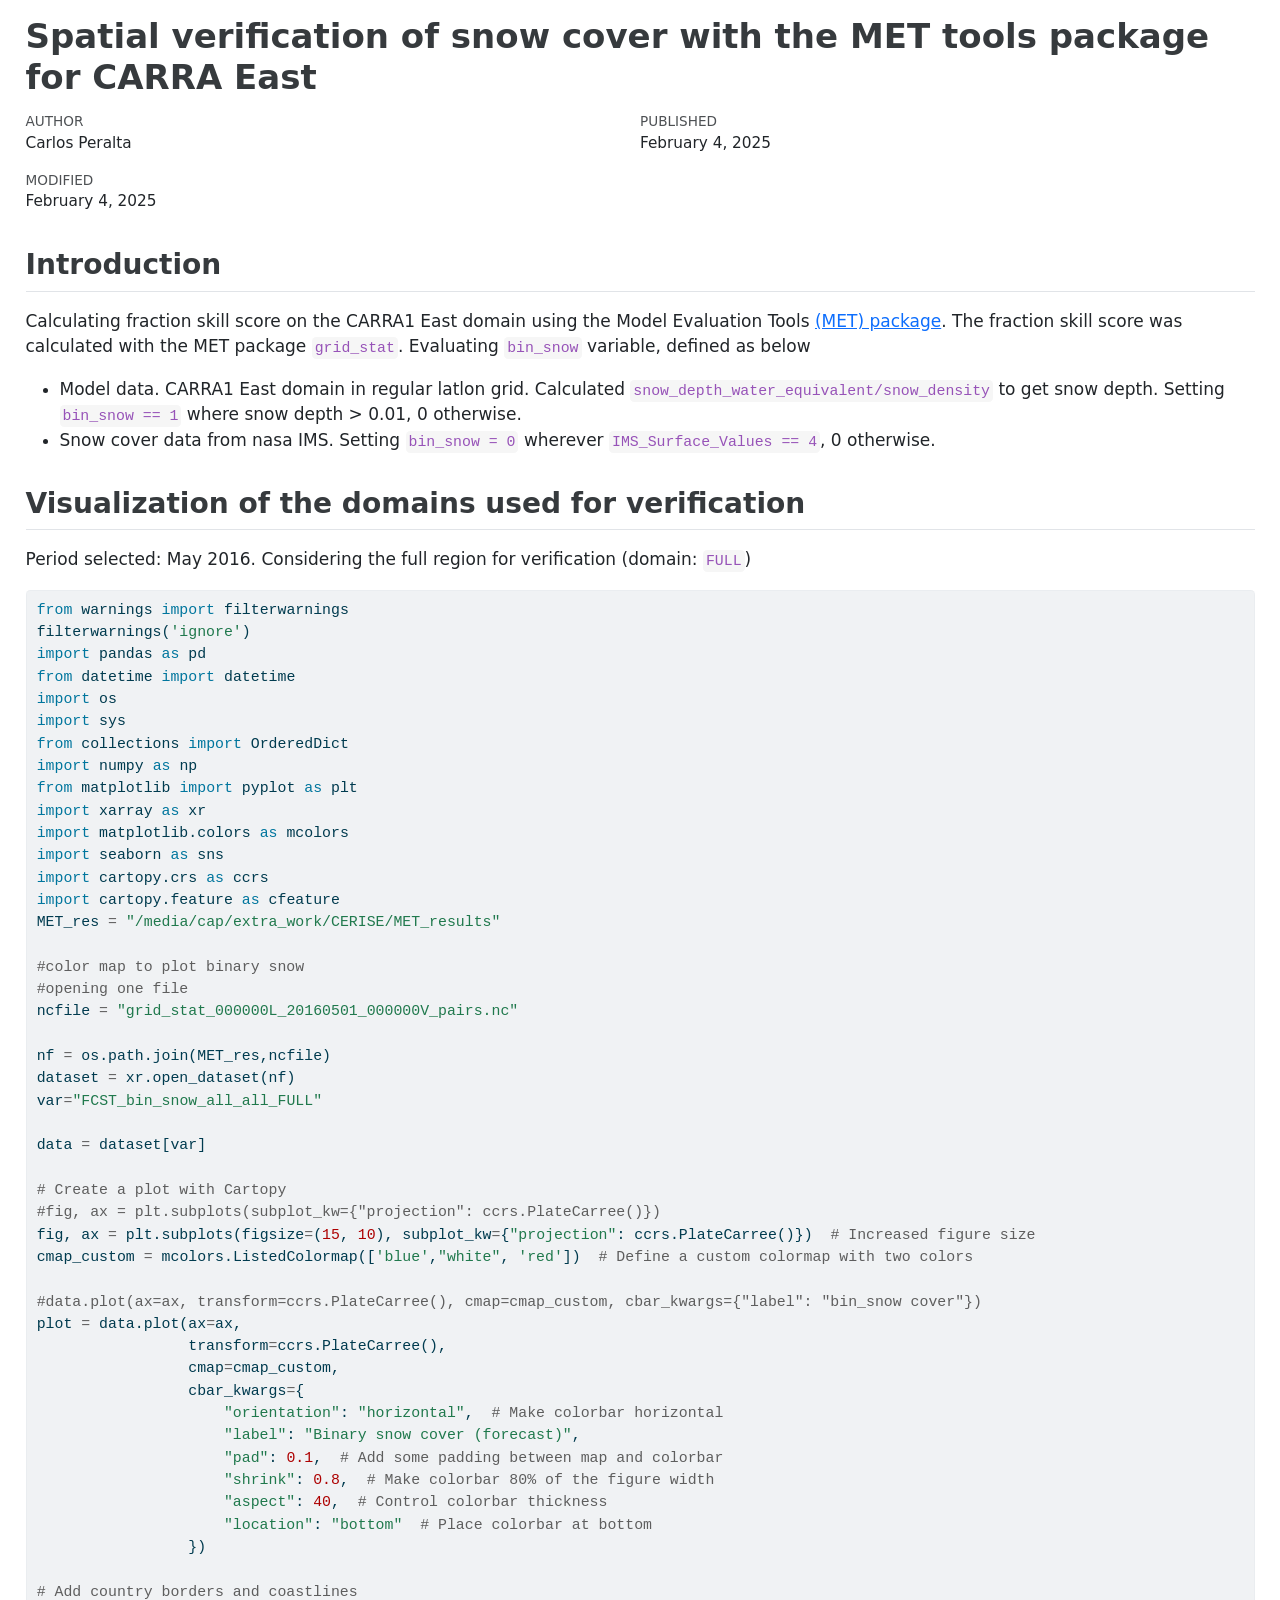
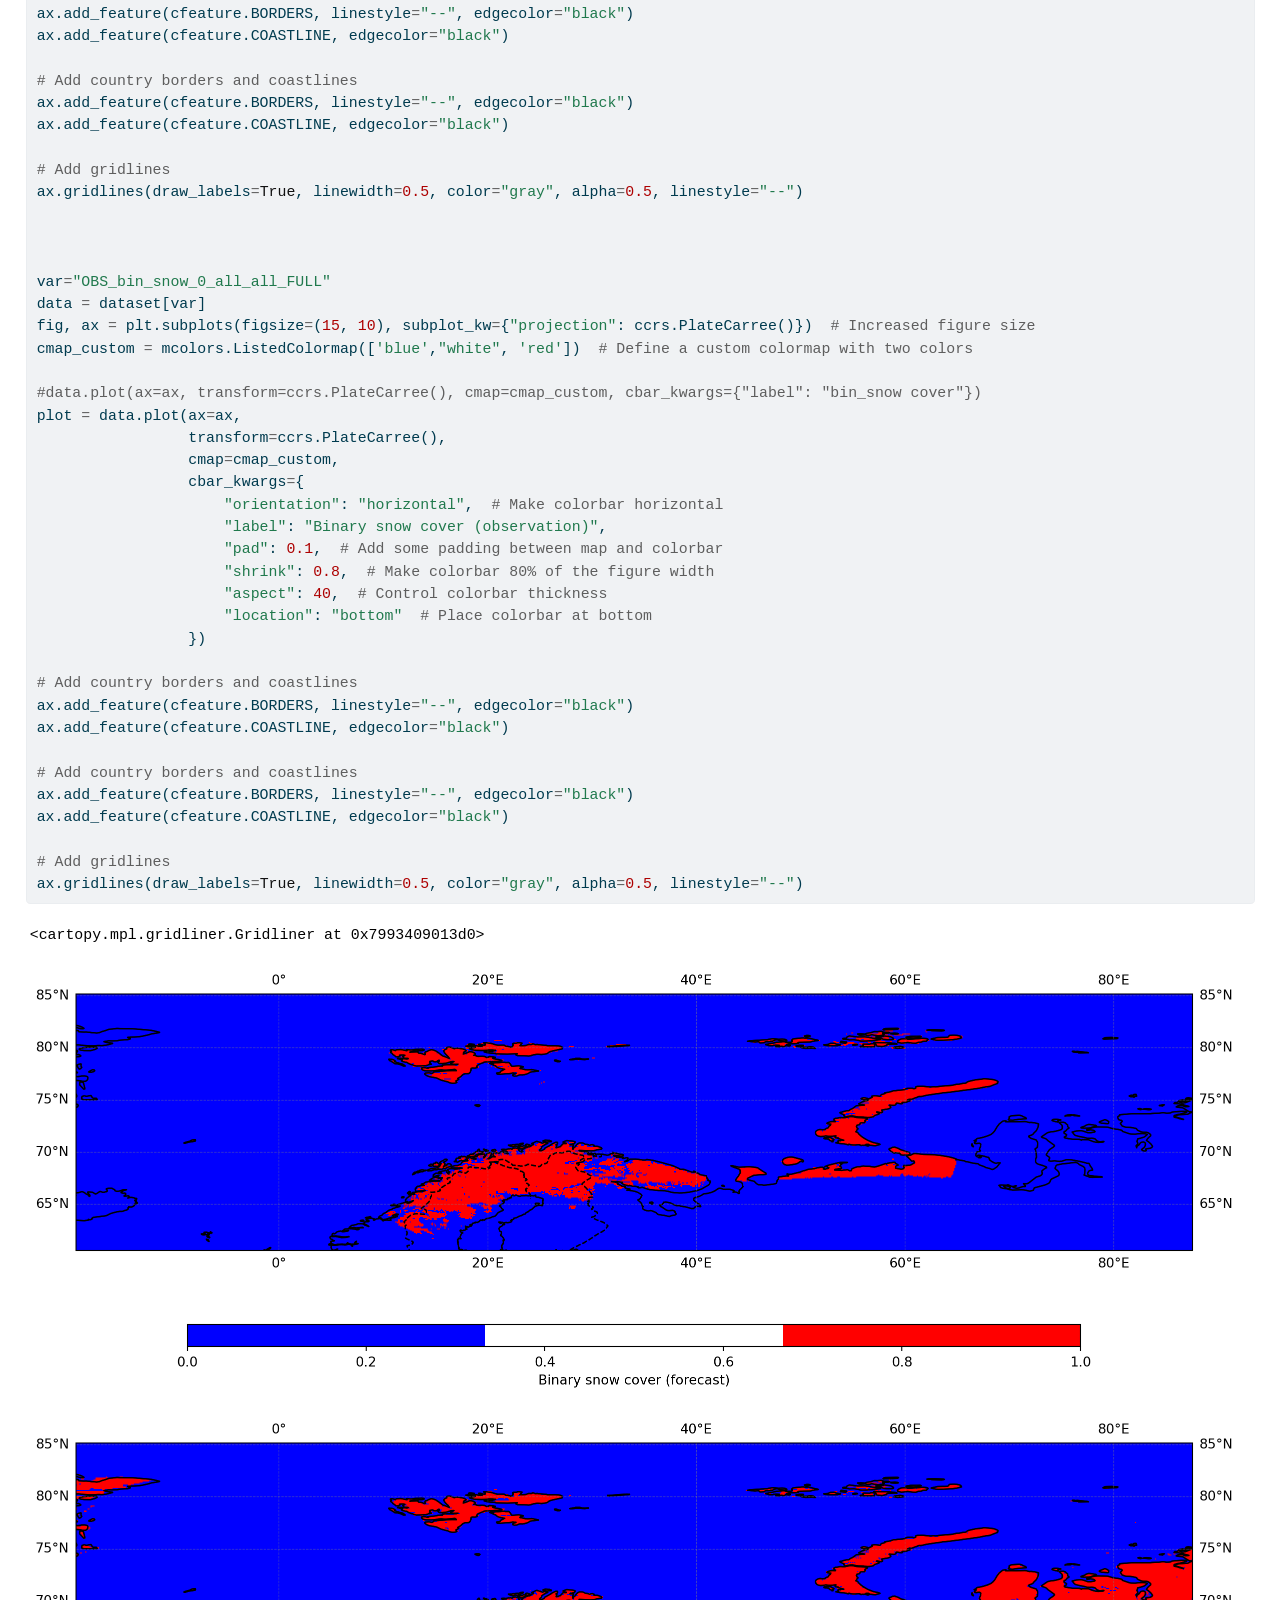
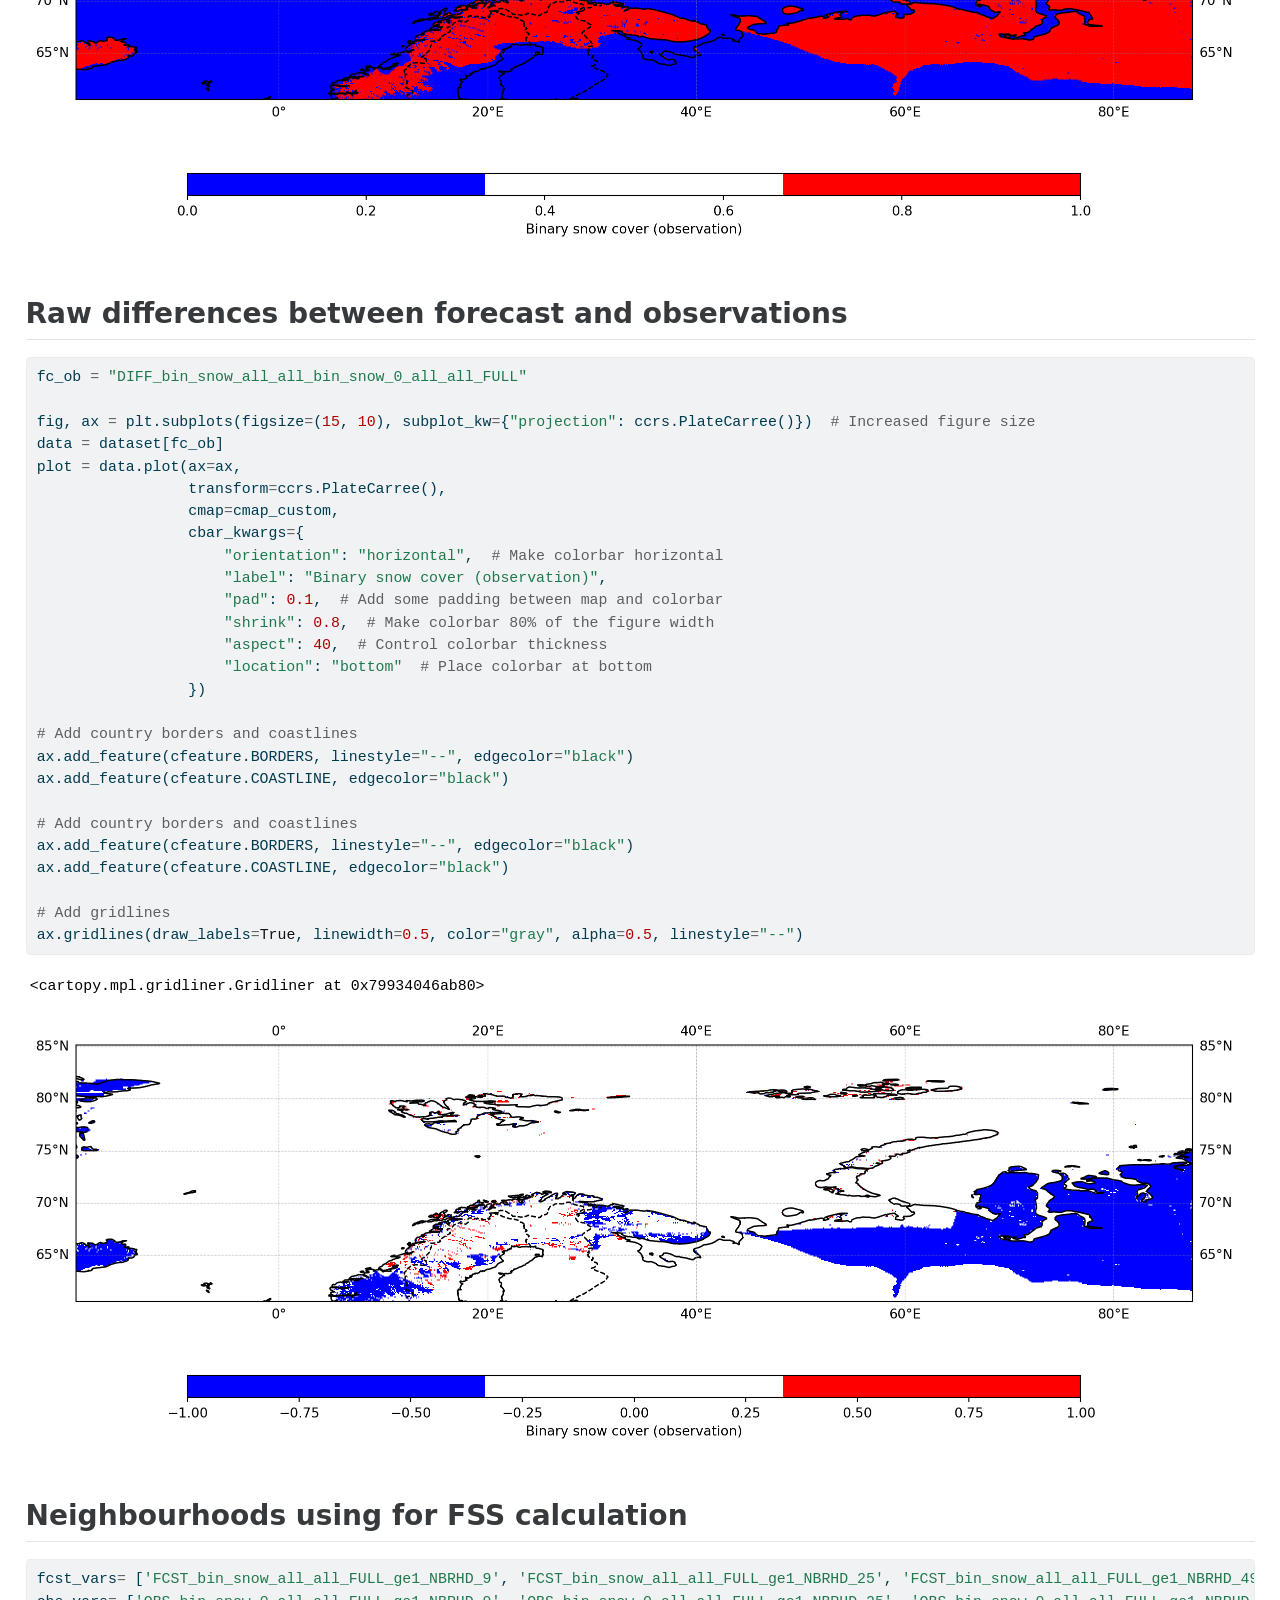
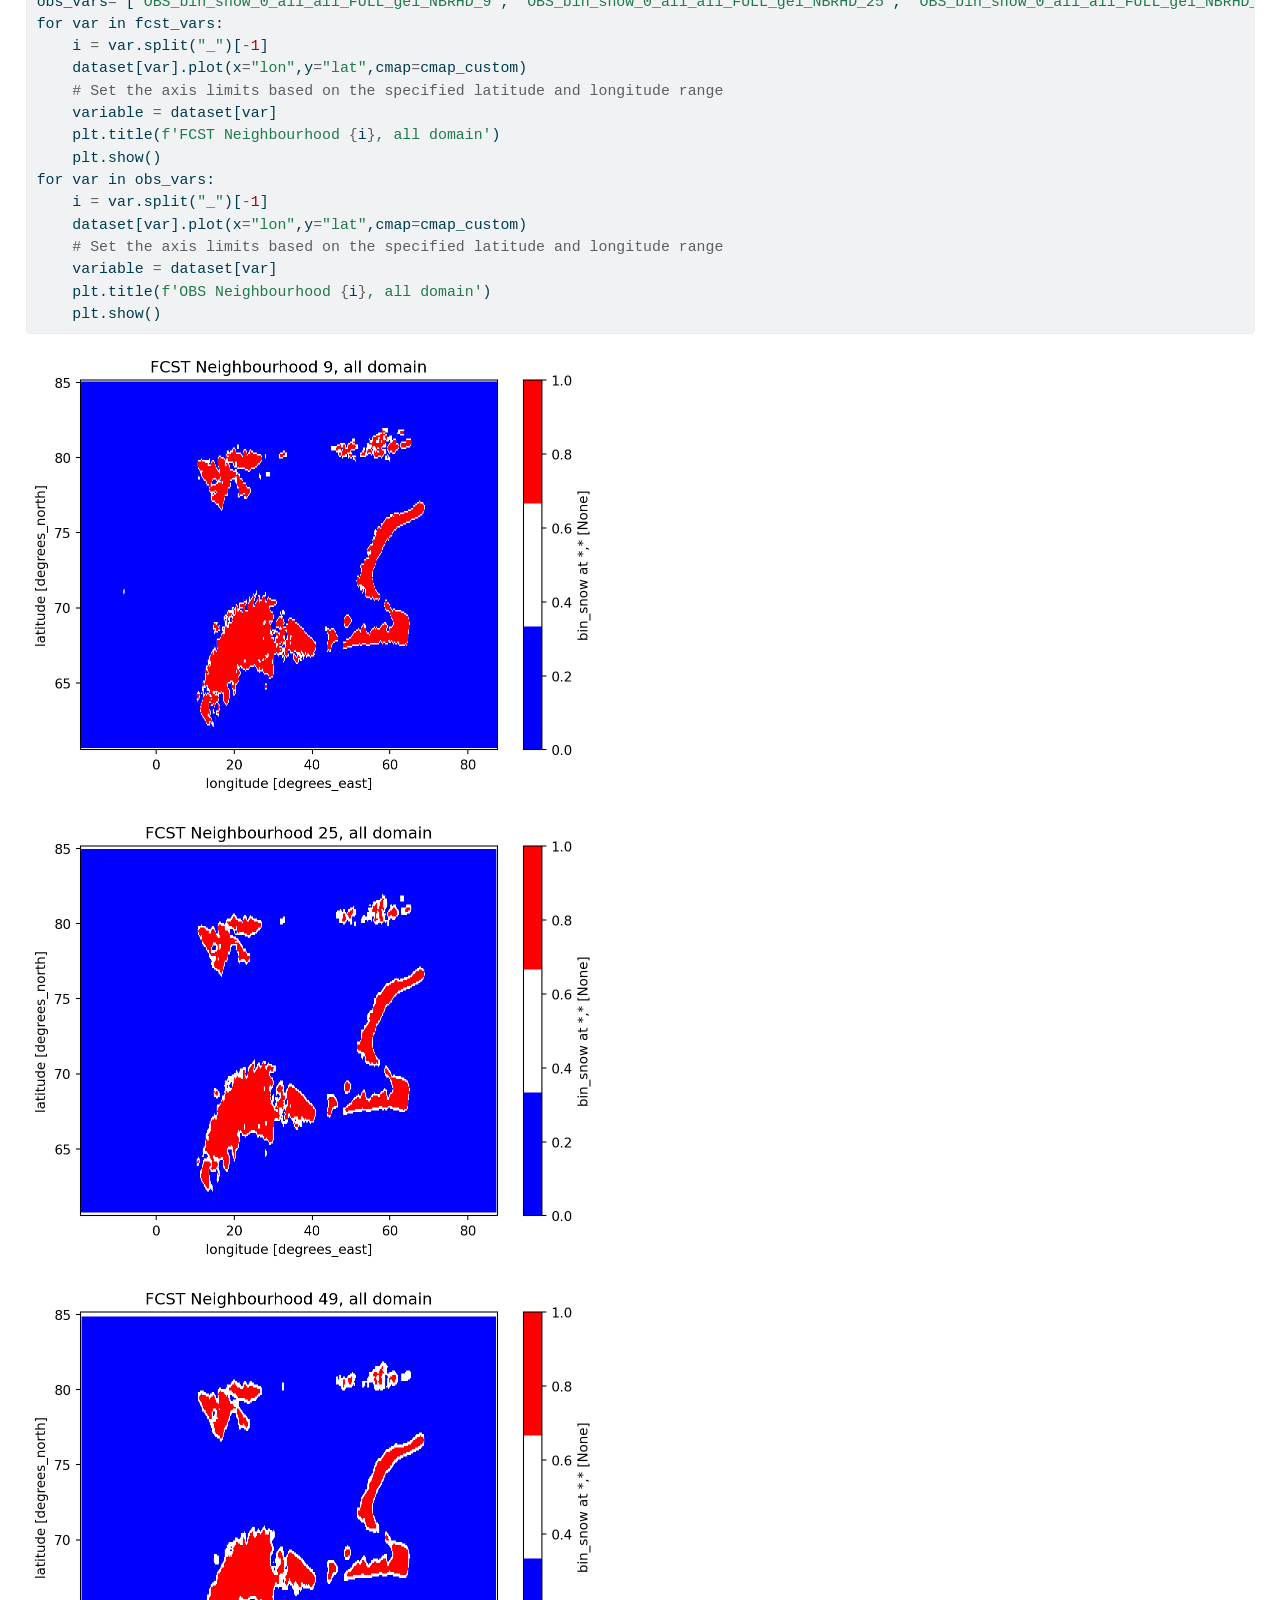
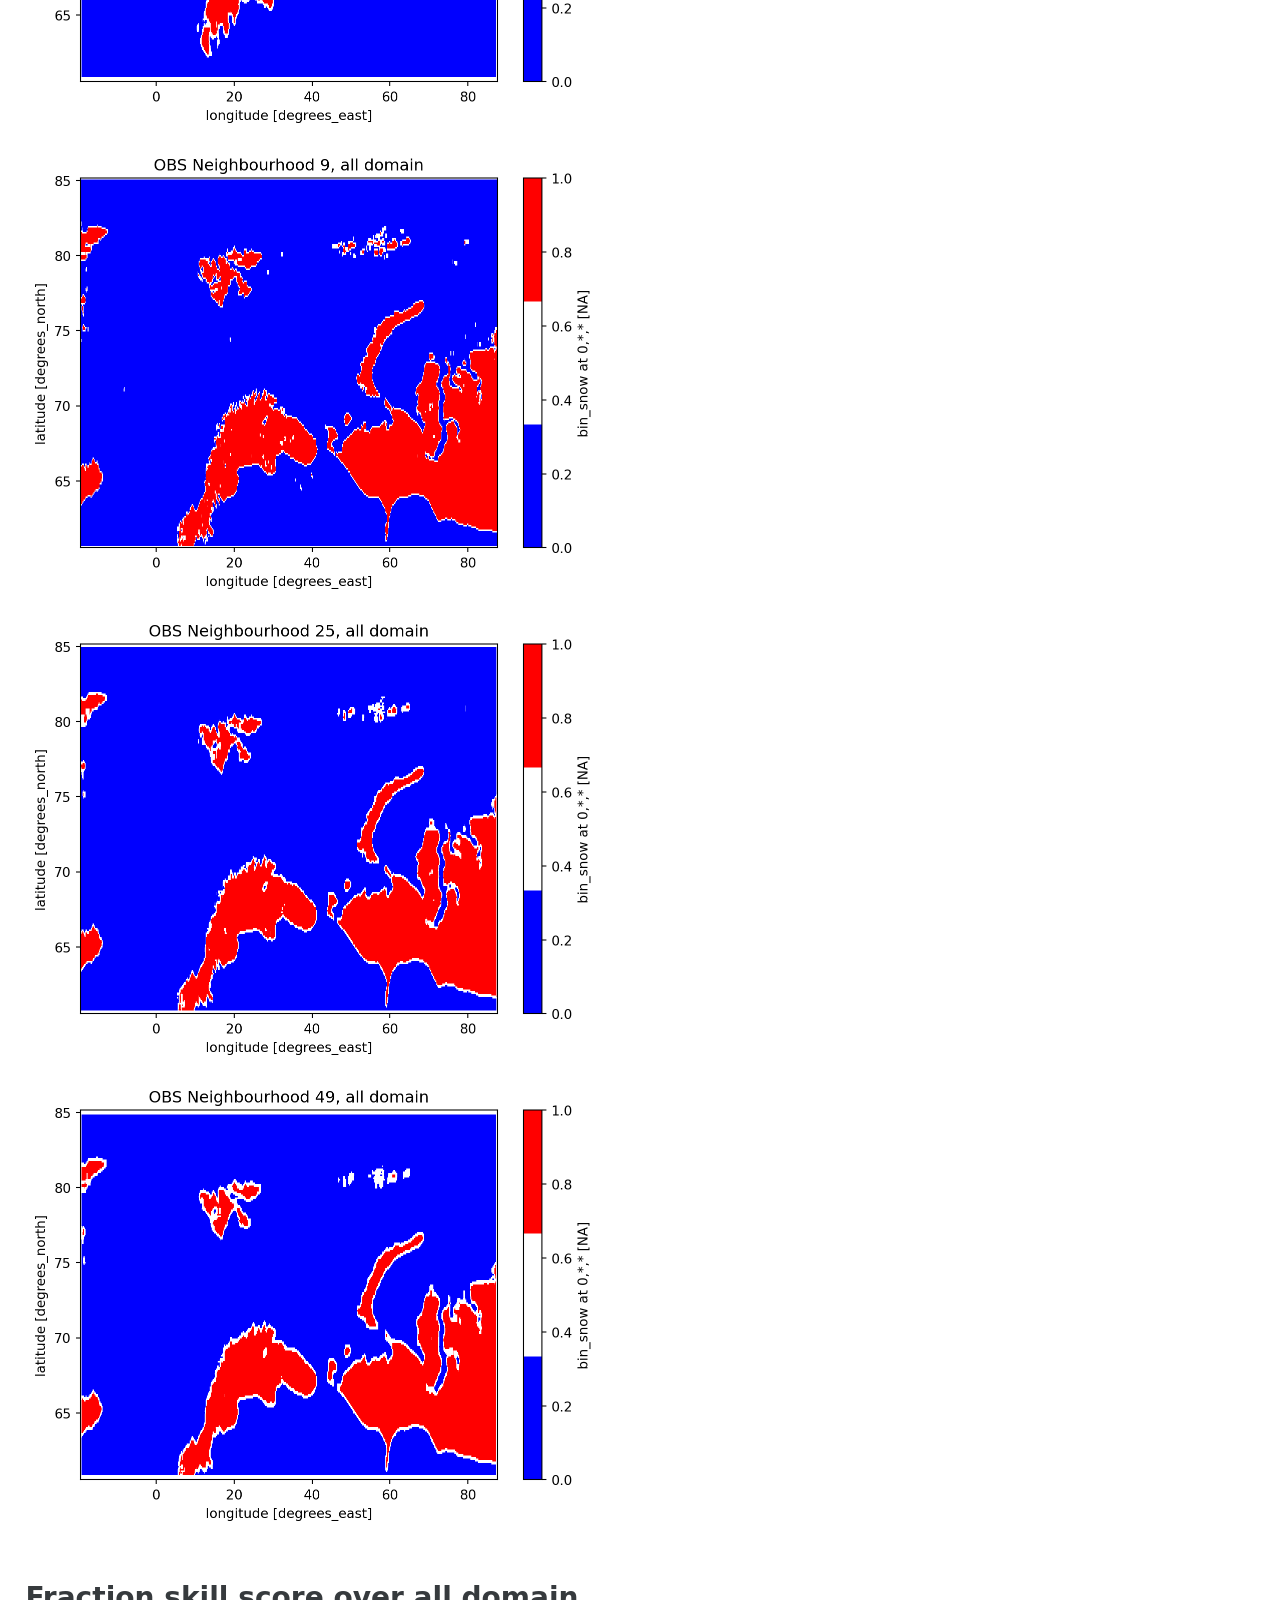
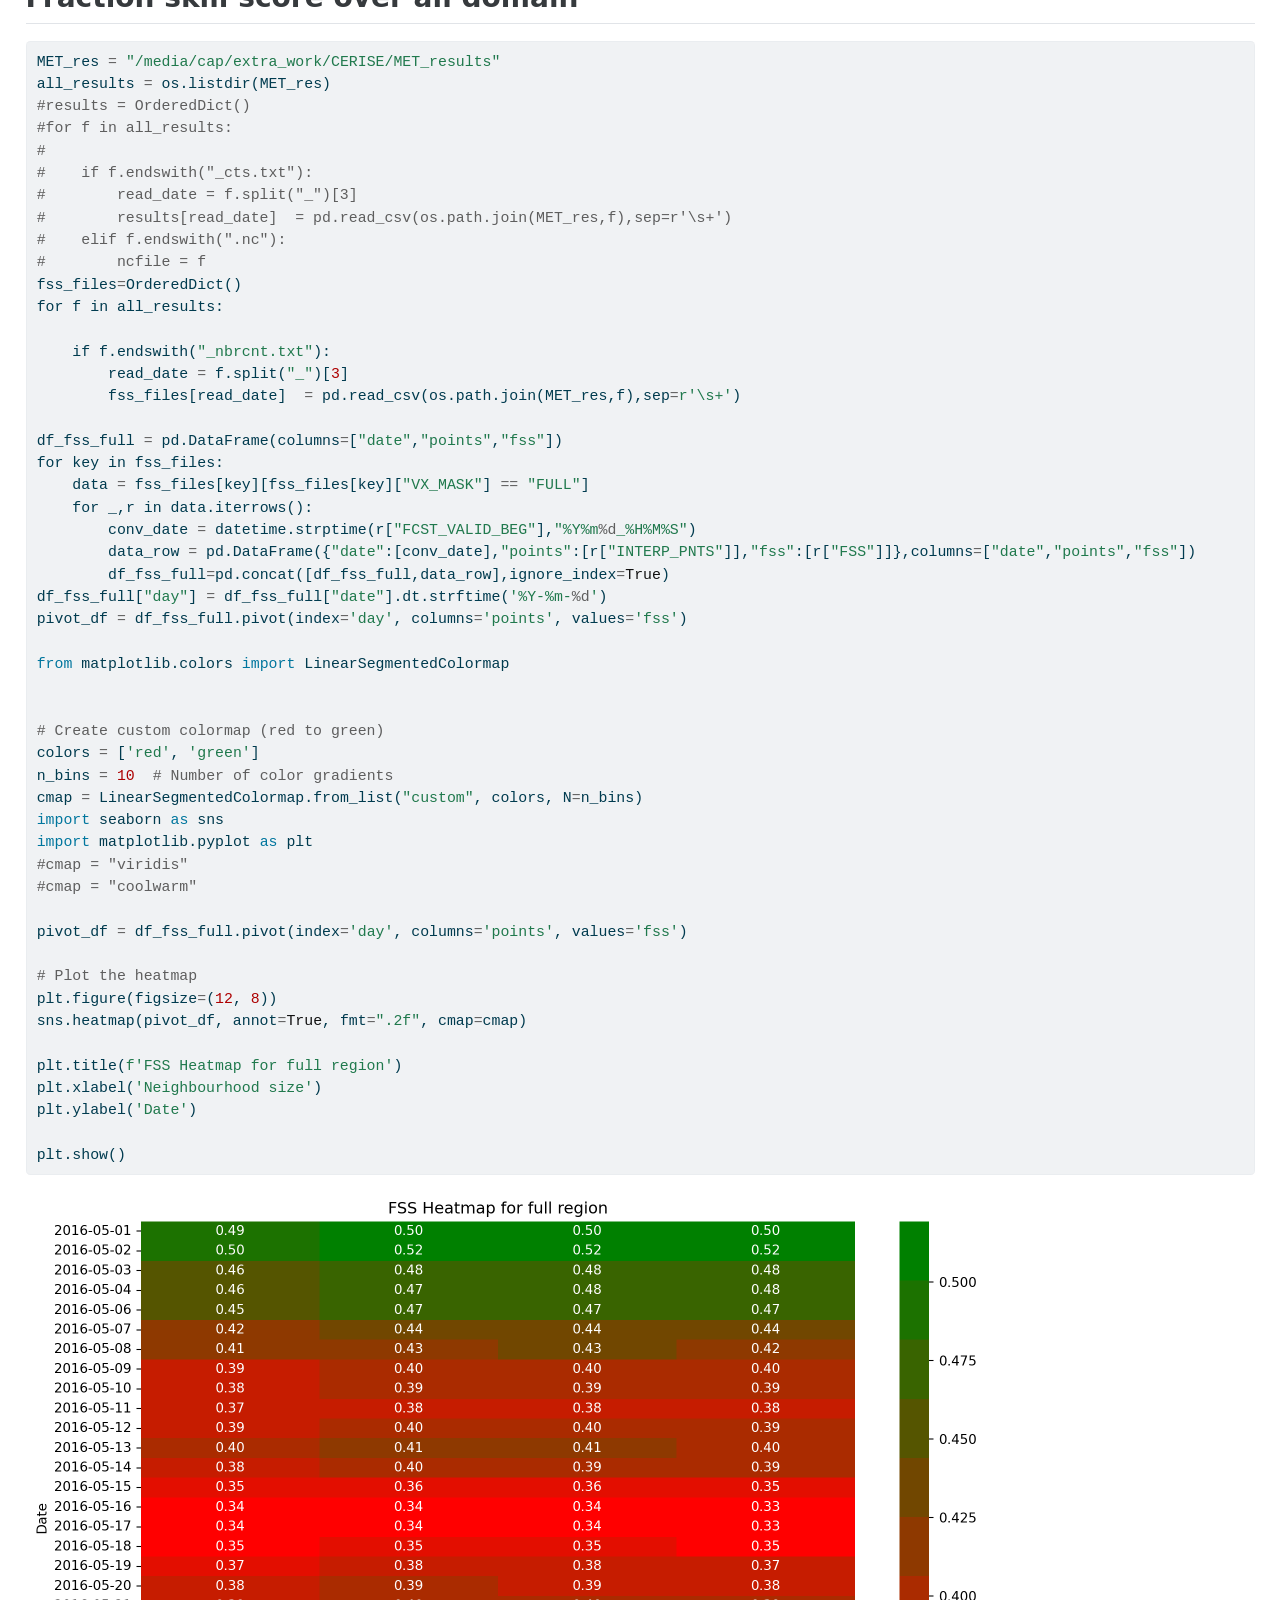
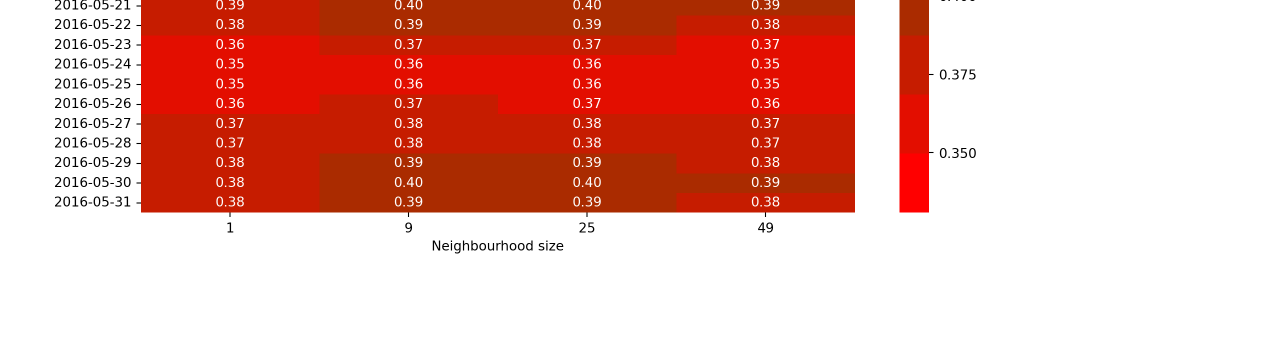
<file: index.html>
<!DOCTYPE html>
<html lang="en">
<head>
    <meta charset="UTF-8">
    <meta http-equiv="X-UA-Compatible" content="IE=edge">
    <meta name="viewport" content="width=device-width, initial-scale=1.0">
    <title>Loading, wait....</title>
</head>
<body>
    Welcome
</body>

<script> 
location.href = "https://cerise-regional-dem.github.io/spatial-verif/post-processing/exploration_carra_east.html"
</script>
</html>
</file>
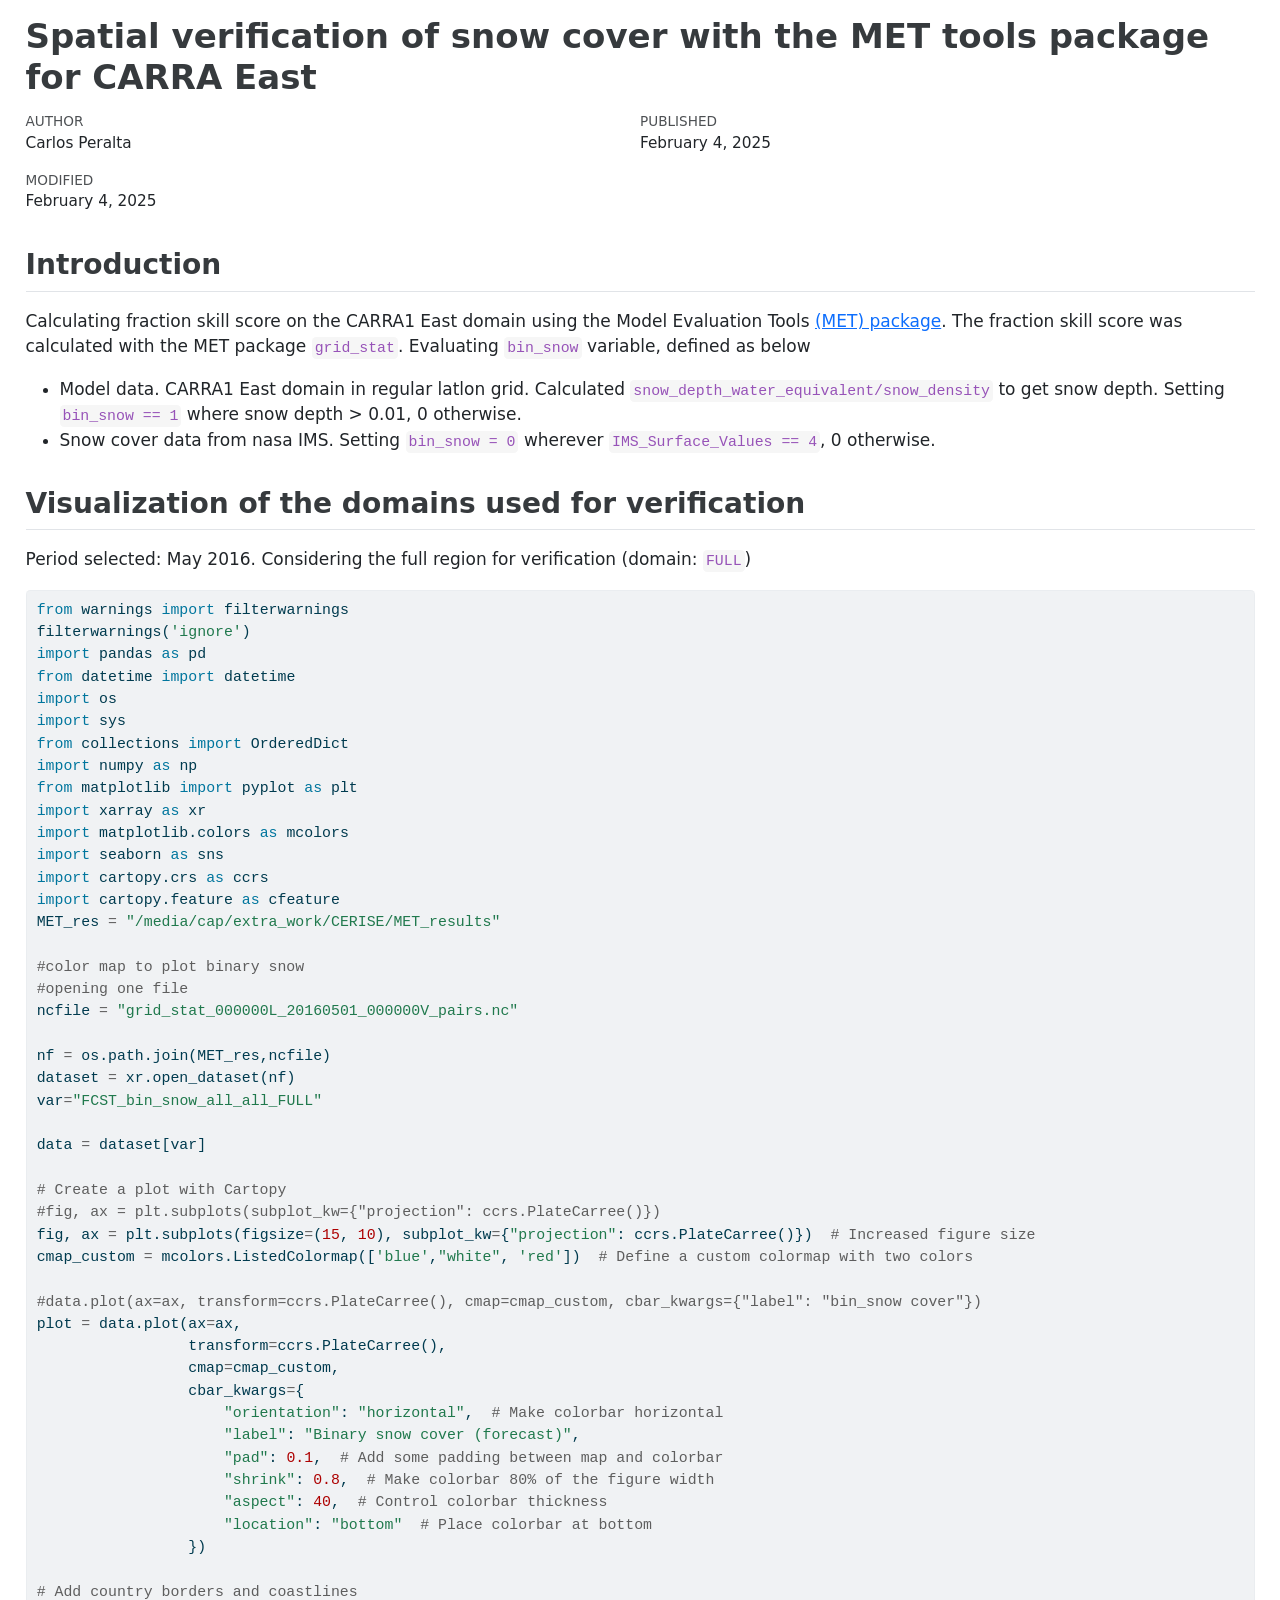
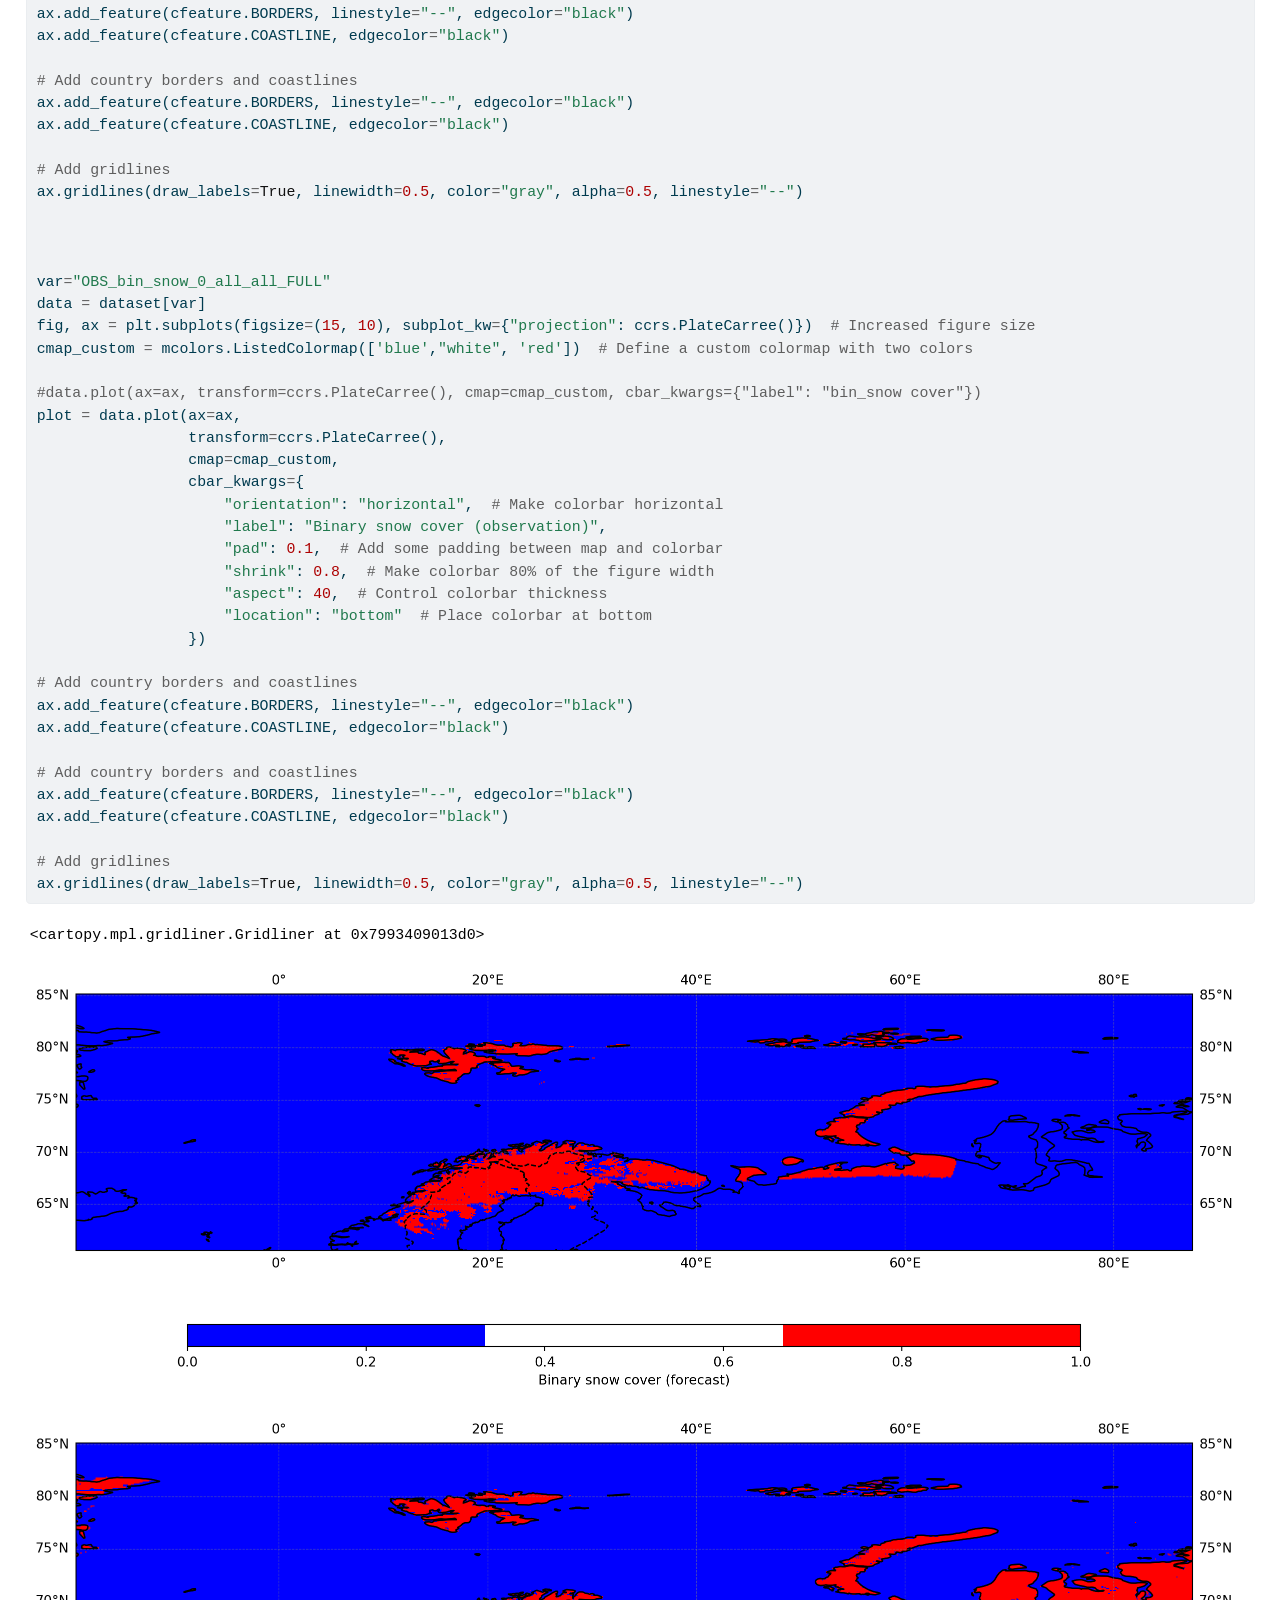
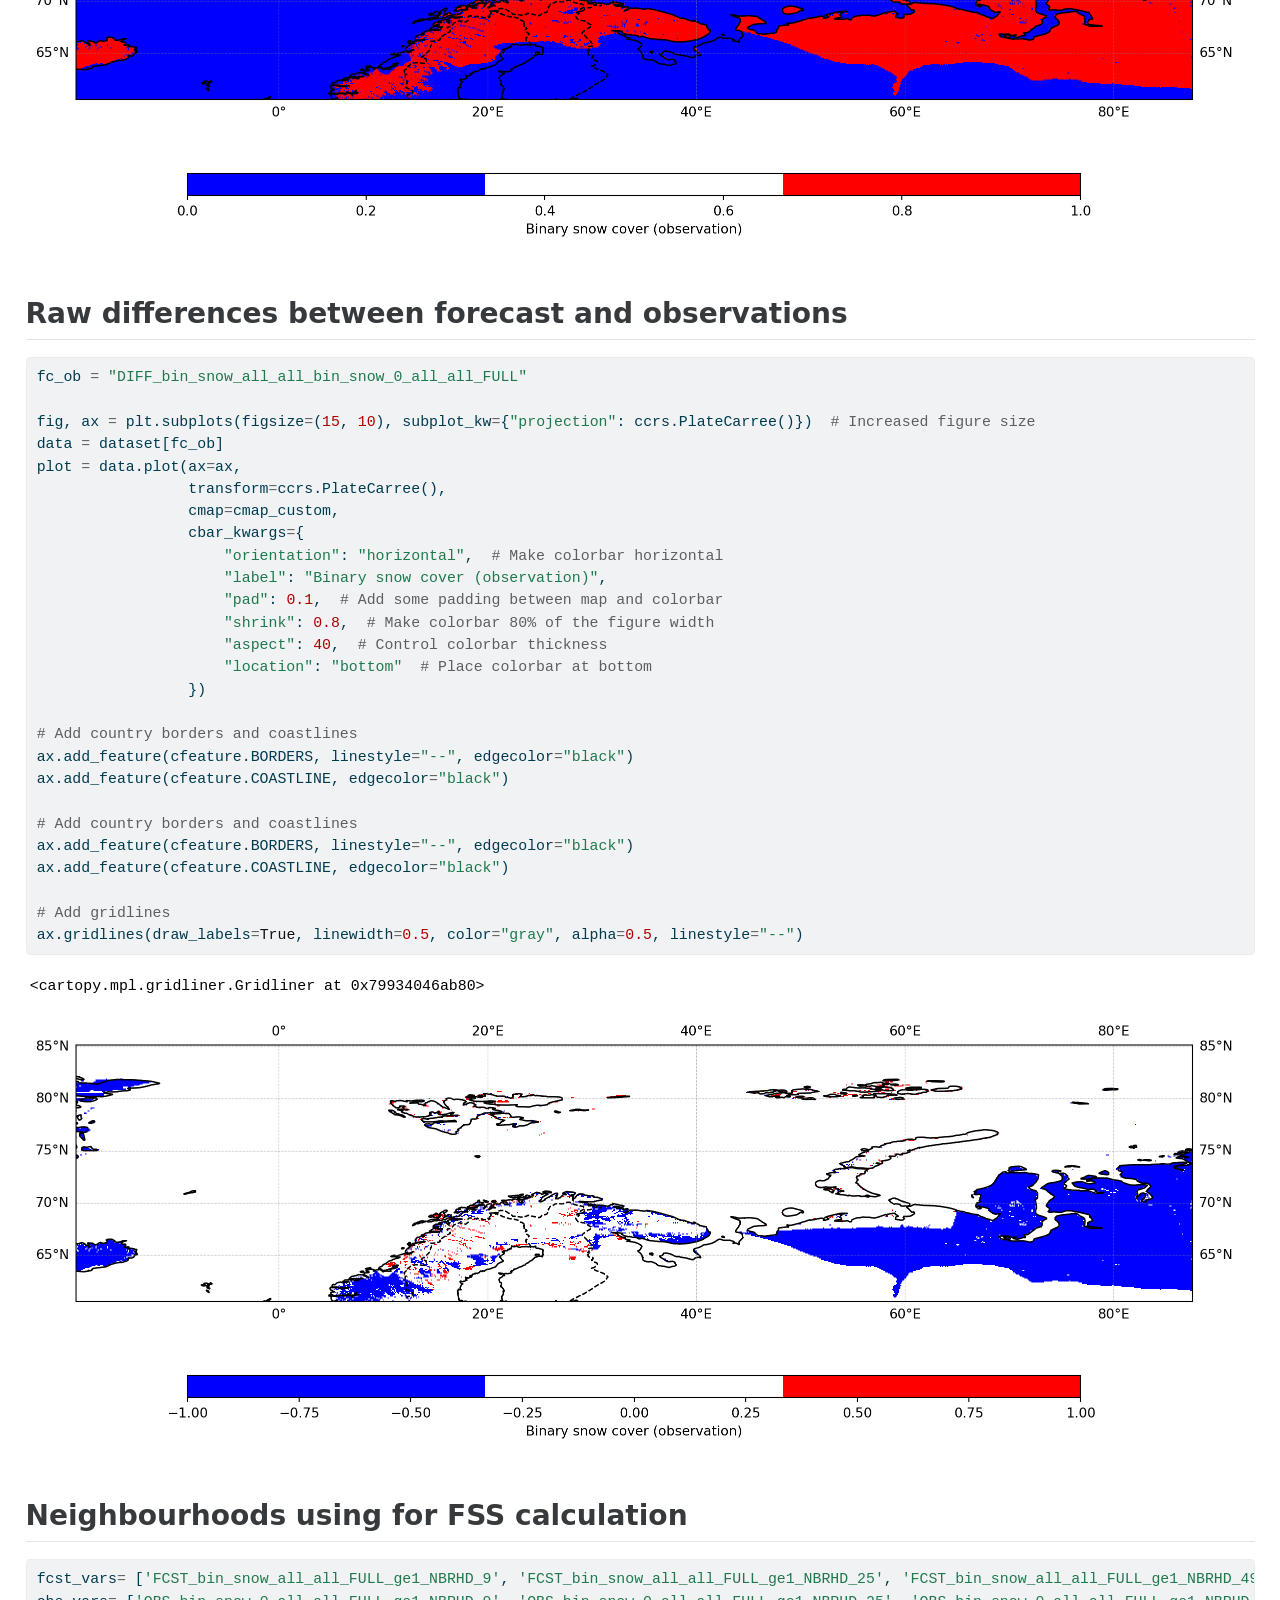
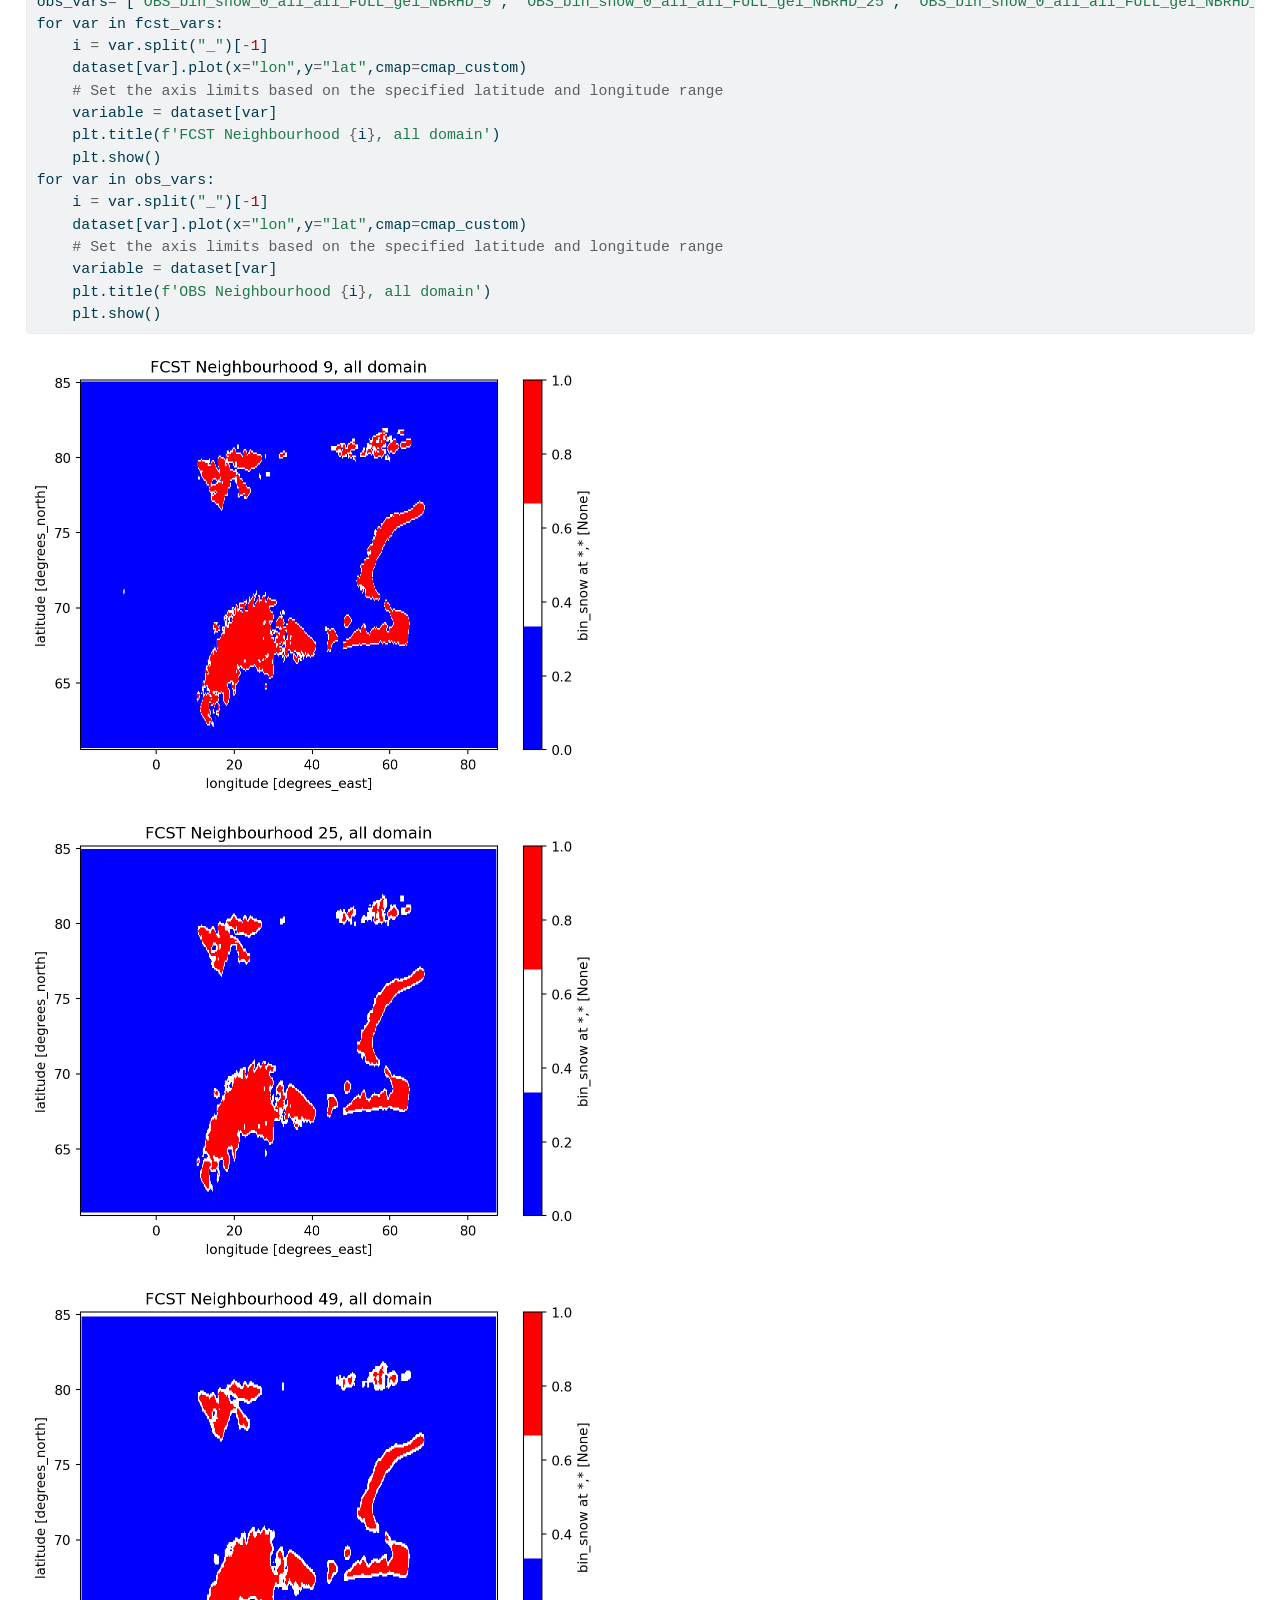
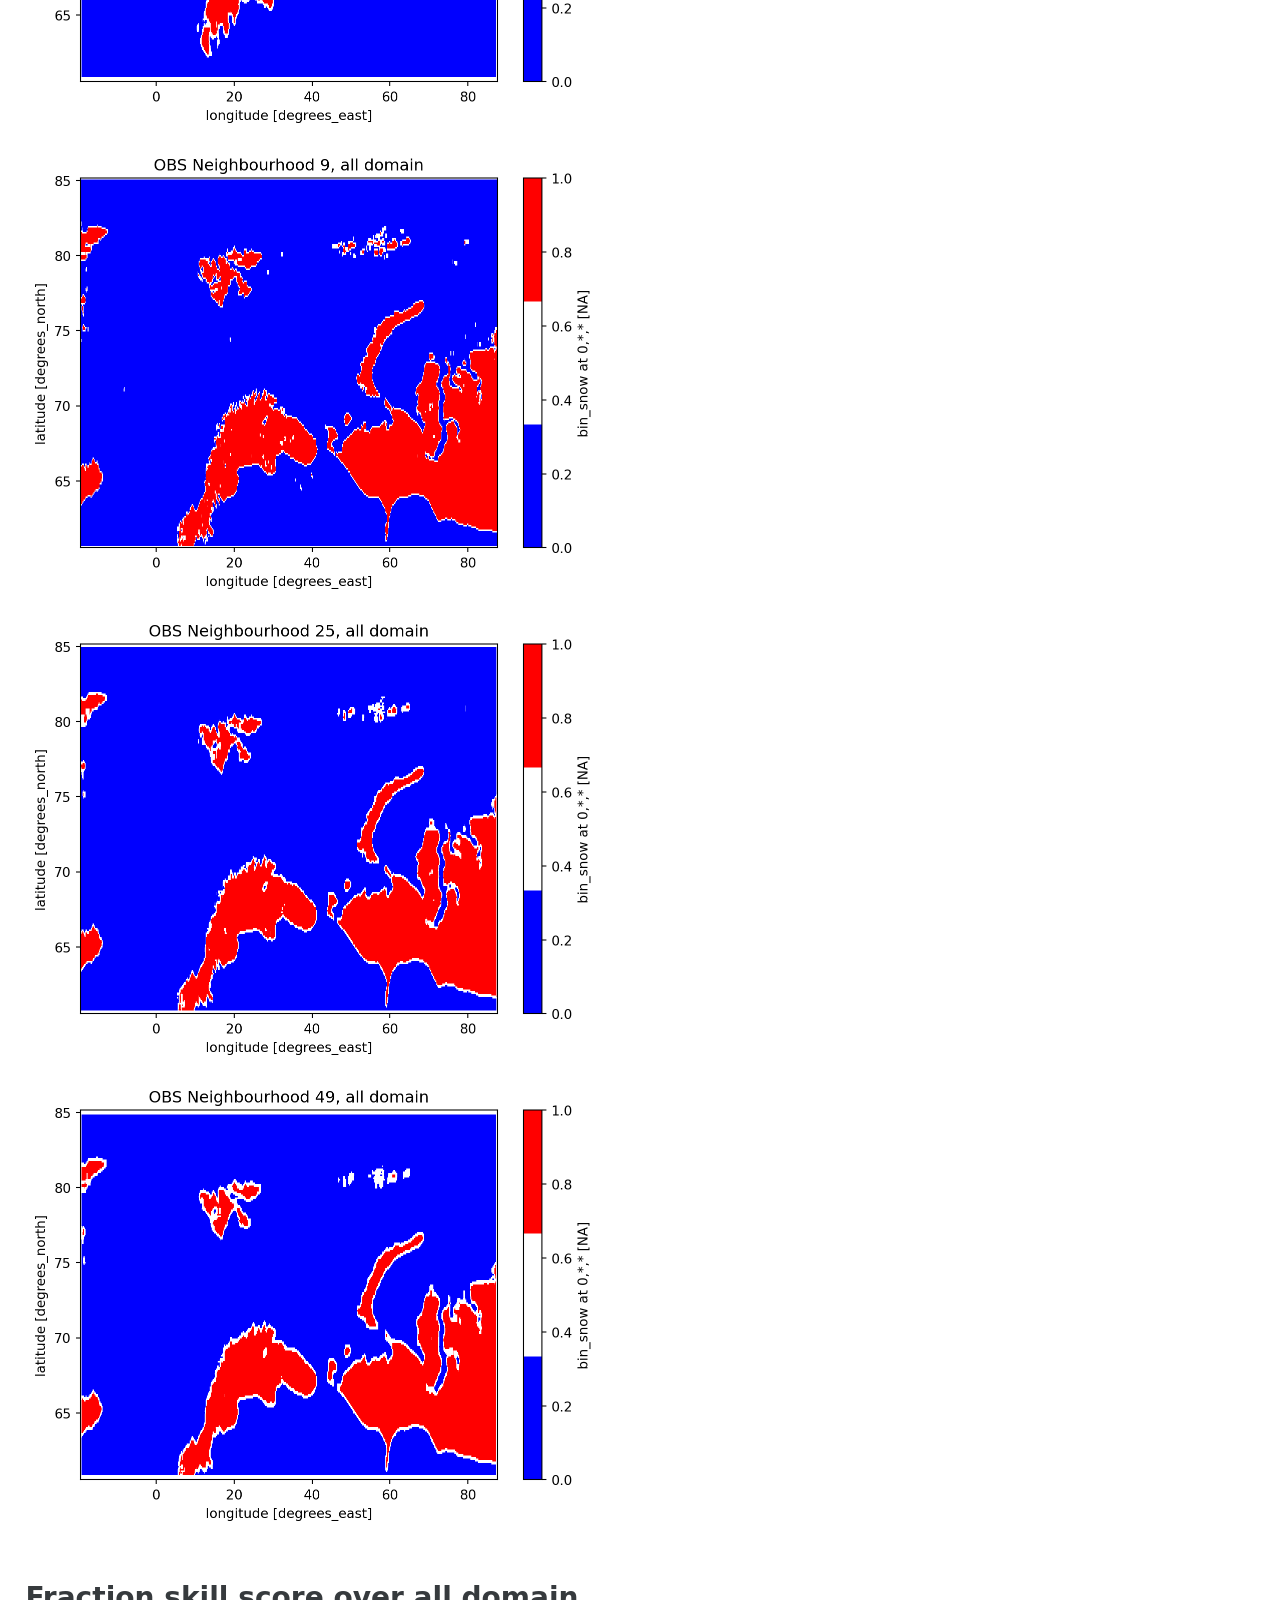
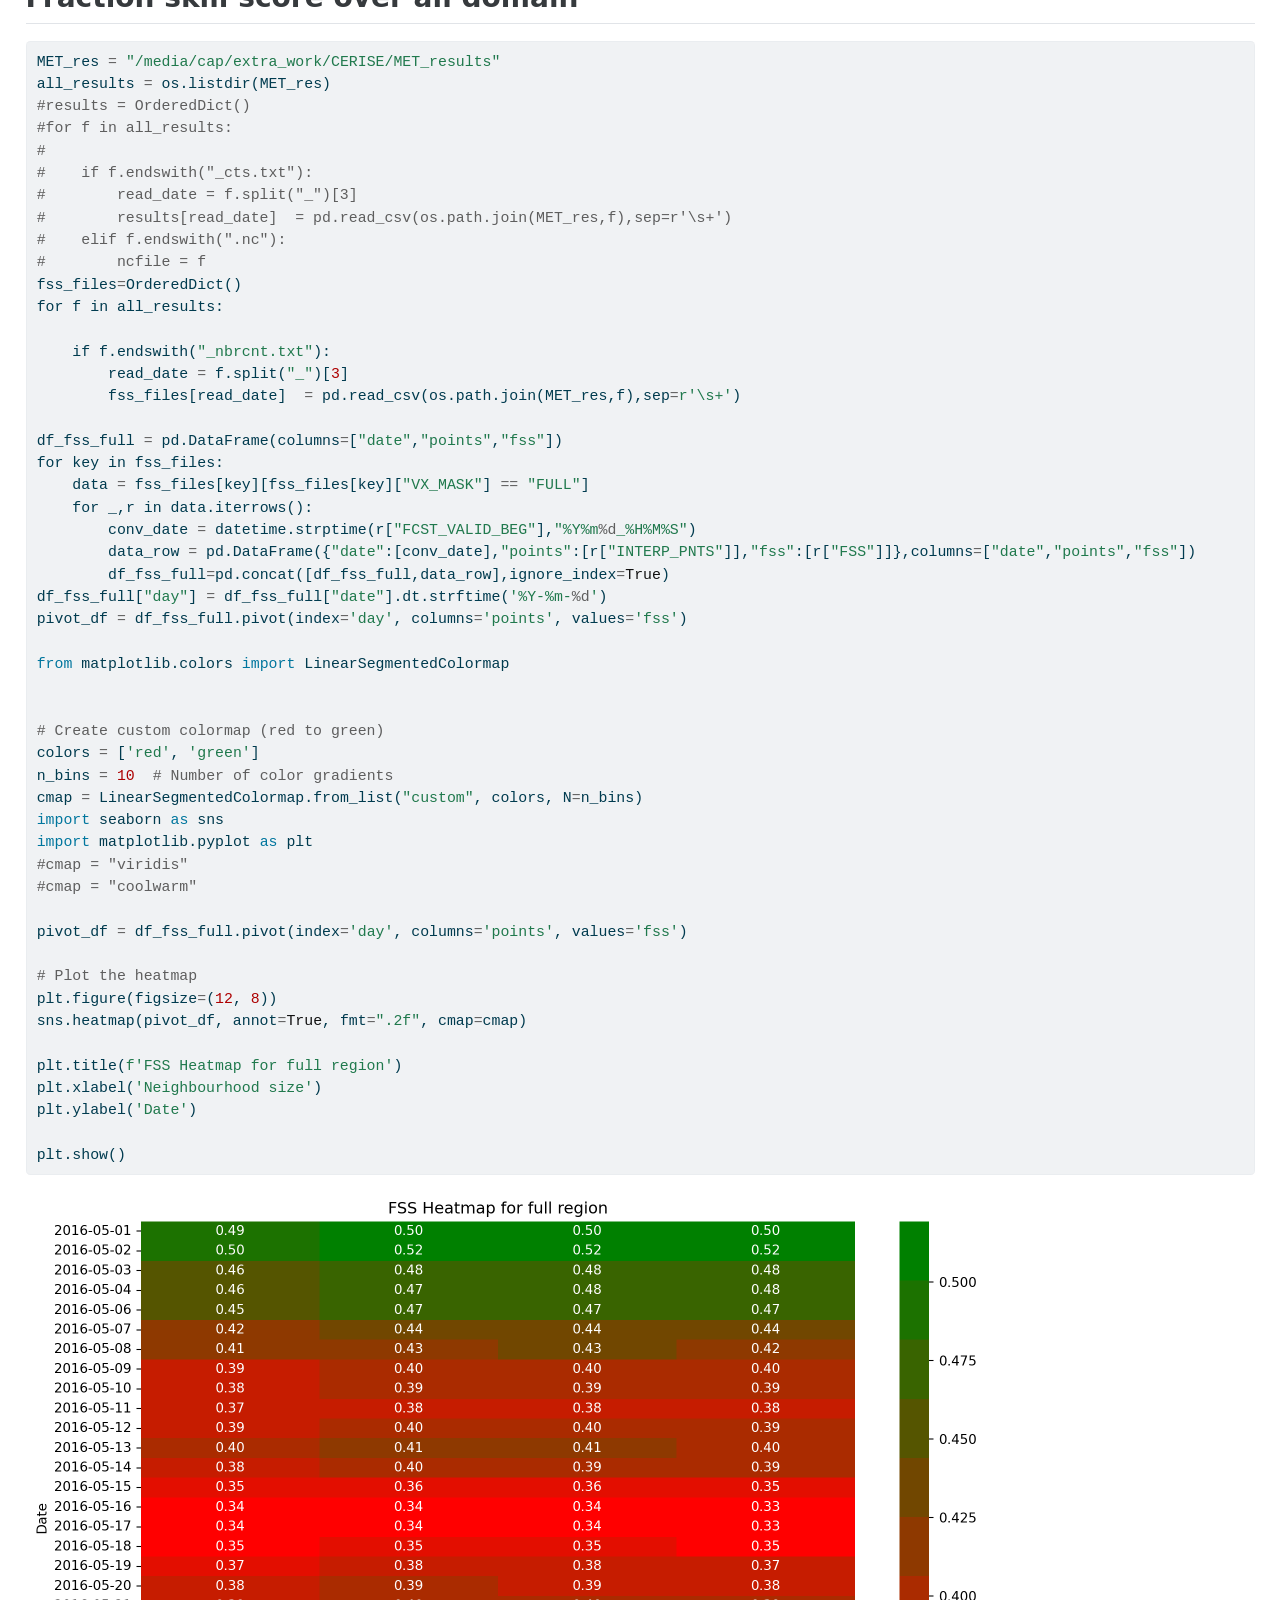
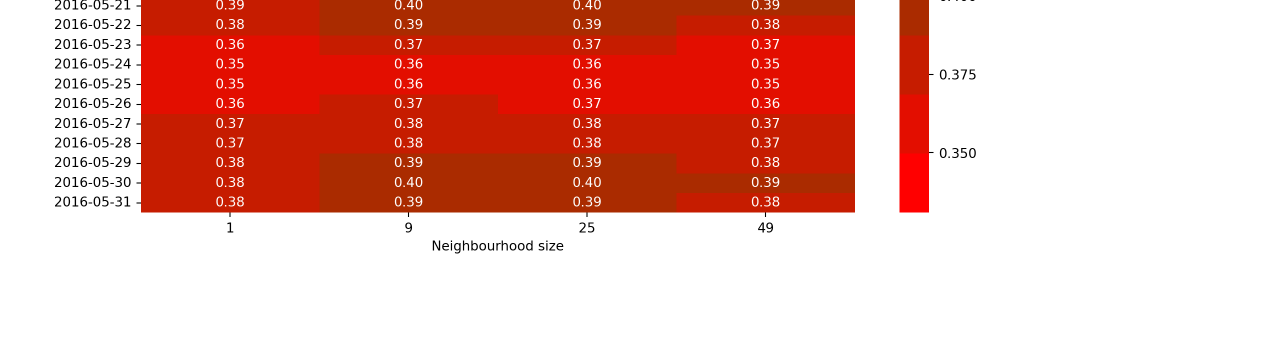
<file: post-processing/exploration_carra_east.html>
<!DOCTYPE html>
<html xmlns="http://www.w3.org/1999/xhtml" lang="en" xml:lang="en"><head>

<meta charset="utf-8">
<meta name="generator" content="quarto-1.3.450">

<meta name="viewport" content="width=device-width, initial-scale=1.0, user-scalable=yes">

<meta name="author" content="Carlos Peralta">
<meta name="dcterms.date" content="2025-02-04">

<title>Spatial verification of snow cover with the MET tools package for CARRA East</title>
<style>
code{white-space: pre-wrap;}
span.smallcaps{font-variant: small-caps;}
div.columns{display: flex; gap: min(4vw, 1.5em);}
div.column{flex: auto; overflow-x: auto;}
div.hanging-indent{margin-left: 1.5em; text-indent: -1.5em;}
ul.task-list{list-style: none;}
ul.task-list li input[type="checkbox"] {
  width: 0.8em;
  margin: 0 0.8em 0.2em -1em; /* quarto-specific, see https://github.com/quarto-dev/quarto-cli/issues/4556 */ 
  vertical-align: middle;
}
/* CSS for syntax highlighting */
pre > code.sourceCode { white-space: pre; position: relative; }
pre > code.sourceCode > span { display: inline-block; line-height: 1.25; }
pre > code.sourceCode > span:empty { height: 1.2em; }
.sourceCode { overflow: visible; }
code.sourceCode > span { color: inherit; text-decoration: inherit; }
div.sourceCode { margin: 1em 0; }
pre.sourceCode { margin: 0; }
@media screen {
div.sourceCode { overflow: auto; }
}
@media print {
pre > code.sourceCode { white-space: pre-wrap; }
pre > code.sourceCode > span { text-indent: -5em; padding-left: 5em; }
}
pre.numberSource code
  { counter-reset: source-line 0; }
pre.numberSource code > span
  { position: relative; left: -4em; counter-increment: source-line; }
pre.numberSource code > span > a:first-child::before
  { content: counter(source-line);
    position: relative; left: -1em; text-align: right; vertical-align: baseline;
    border: none; display: inline-block;
    -webkit-touch-callout: none; -webkit-user-select: none;
    -khtml-user-select: none; -moz-user-select: none;
    -ms-user-select: none; user-select: none;
    padding: 0 4px; width: 4em;
  }
pre.numberSource { margin-left: 3em;  padding-left: 4px; }
div.sourceCode
  {   }
@media screen {
pre > code.sourceCode > span > a:first-child::before { text-decoration: underline; }
}
</style>


<script src="exploration_carra_east_files/libs/clipboard/clipboard.min.js"></script>
<script src="exploration_carra_east_files/libs/quarto-html/quarto.js"></script>
<script src="exploration_carra_east_files/libs/quarto-html/popper.min.js"></script>
<script src="exploration_carra_east_files/libs/quarto-html/tippy.umd.min.js"></script>
<script src="exploration_carra_east_files/libs/quarto-html/anchor.min.js"></script>
<link href="exploration_carra_east_files/libs/quarto-html/tippy.css" rel="stylesheet">
<link href="exploration_carra_east_files/libs/quarto-html/quarto-syntax-highlighting.css" rel="stylesheet" id="quarto-text-highlighting-styles">
<script src="exploration_carra_east_files/libs/bootstrap/bootstrap.min.js"></script>
<link href="exploration_carra_east_files/libs/bootstrap/bootstrap-icons.css" rel="stylesheet">
<link href="exploration_carra_east_files/libs/bootstrap/bootstrap.min.css" rel="stylesheet" id="quarto-bootstrap" data-mode="light">


</head>

<body>

<div id="quarto-content" class="page-columns page-rows-contents page-layout-full">

<main class="content column-page" id="quarto-document-content">

<header id="title-block-header" class="quarto-title-block default">
<div class="quarto-title">
<h1 class="title">Spatial verification of snow cover with the MET tools package for CARRA East</h1>
</div>



<div class="quarto-title-meta">

    <div>
    <div class="quarto-title-meta-heading">Author</div>
    <div class="quarto-title-meta-contents">
             <p>Carlos Peralta </p>
          </div>
  </div>
    
    <div>
    <div class="quarto-title-meta-heading">Published</div>
    <div class="quarto-title-meta-contents">
      <p class="date">February 4, 2025</p>
    </div>
  </div>
  
    <div>
    <div class="quarto-title-meta-heading">Modified</div>
    <div class="quarto-title-meta-contents">
      <p class="date-modified">February 4, 2025</p>
    </div>
  </div>
    
  </div>
  

</header>

<section id="introduction" class="level2">
<h2 class="anchored" data-anchor-id="introduction">Introduction</h2>
<p>Calculating fraction skill score on the CARRA1 East domain using the Model Evaluation Tools <a href="https://dtcenter.org/community-code/model-evaluation-tools-met">(MET) package</a>. The fraction skill score was calculated with the MET package <code>grid_stat</code>. Evaluating <code>bin_snow</code> variable, defined as below</p>
<ul>
<li>Model data. CARRA1 East domain in regular latlon grid. Calculated <code>snow_depth_water_equivalent/snow_density</code> to get snow depth. Setting <code>bin_snow == 1</code> where snow depth &gt; 0.01, 0 otherwise.</li>
<li>Snow cover data from nasa IMS. Setting <code>bin_snow = 0</code> wherever <code>IMS_Surface_Values == 4</code>, 0 otherwise.</li>
</ul>
</section>
<section id="visualization-of-the-domains-used-for-verification" class="level2">
<h2 class="anchored" data-anchor-id="visualization-of-the-domains-used-for-verification">Visualization of the domains used for verification</h2>
<p>Period selected: May 2016. Considering the full region for verification (domain: <code>FULL</code>)</p>
<div class="cell" data-execution_count="1">
<div class="sourceCode cell-code" id="cb1"><pre class="sourceCode python code-with-copy"><code class="sourceCode python"><span id="cb1-1"><a href="#cb1-1" aria-hidden="true" tabindex="-1"></a><span class="im">from</span> warnings <span class="im">import</span> filterwarnings</span>
<span id="cb1-2"><a href="#cb1-2" aria-hidden="true" tabindex="-1"></a>filterwarnings(<span class="st">'ignore'</span>)</span>
<span id="cb1-3"><a href="#cb1-3" aria-hidden="true" tabindex="-1"></a><span class="im">import</span> pandas <span class="im">as</span> pd</span>
<span id="cb1-4"><a href="#cb1-4" aria-hidden="true" tabindex="-1"></a><span class="im">from</span> datetime <span class="im">import</span> datetime</span>
<span id="cb1-5"><a href="#cb1-5" aria-hidden="true" tabindex="-1"></a><span class="im">import</span> os</span>
<span id="cb1-6"><a href="#cb1-6" aria-hidden="true" tabindex="-1"></a><span class="im">import</span> sys</span>
<span id="cb1-7"><a href="#cb1-7" aria-hidden="true" tabindex="-1"></a><span class="im">from</span> collections <span class="im">import</span> OrderedDict</span>
<span id="cb1-8"><a href="#cb1-8" aria-hidden="true" tabindex="-1"></a><span class="im">import</span> numpy <span class="im">as</span> np</span>
<span id="cb1-9"><a href="#cb1-9" aria-hidden="true" tabindex="-1"></a><span class="im">from</span> matplotlib <span class="im">import</span> pyplot <span class="im">as</span> plt</span>
<span id="cb1-10"><a href="#cb1-10" aria-hidden="true" tabindex="-1"></a><span class="im">import</span> xarray <span class="im">as</span> xr</span>
<span id="cb1-11"><a href="#cb1-11" aria-hidden="true" tabindex="-1"></a><span class="im">import</span> matplotlib.colors <span class="im">as</span> mcolors</span>
<span id="cb1-12"><a href="#cb1-12" aria-hidden="true" tabindex="-1"></a><span class="im">import</span> seaborn <span class="im">as</span> sns</span>
<span id="cb1-13"><a href="#cb1-13" aria-hidden="true" tabindex="-1"></a><span class="im">import</span> cartopy.crs <span class="im">as</span> ccrs</span>
<span id="cb1-14"><a href="#cb1-14" aria-hidden="true" tabindex="-1"></a><span class="im">import</span> cartopy.feature <span class="im">as</span> cfeature</span>
<span id="cb1-15"><a href="#cb1-15" aria-hidden="true" tabindex="-1"></a>MET_res <span class="op">=</span> <span class="st">"/media/cap/extra_work/CERISE/MET_results"</span></span>
<span id="cb1-16"><a href="#cb1-16" aria-hidden="true" tabindex="-1"></a></span>
<span id="cb1-17"><a href="#cb1-17" aria-hidden="true" tabindex="-1"></a><span class="co">#color map to plot binary snow</span></span>
<span id="cb1-18"><a href="#cb1-18" aria-hidden="true" tabindex="-1"></a><span class="co">#opening one file</span></span>
<span id="cb1-19"><a href="#cb1-19" aria-hidden="true" tabindex="-1"></a>ncfile <span class="op">=</span> <span class="st">"grid_stat_000000L_20160501_000000V_pairs.nc"</span></span>
<span id="cb1-20"><a href="#cb1-20" aria-hidden="true" tabindex="-1"></a></span>
<span id="cb1-21"><a href="#cb1-21" aria-hidden="true" tabindex="-1"></a>nf <span class="op">=</span> os.path.join(MET_res,ncfile)</span>
<span id="cb1-22"><a href="#cb1-22" aria-hidden="true" tabindex="-1"></a>dataset <span class="op">=</span> xr.open_dataset(nf)</span>
<span id="cb1-23"><a href="#cb1-23" aria-hidden="true" tabindex="-1"></a>var<span class="op">=</span><span class="st">"FCST_bin_snow_all_all_FULL"</span></span>
<span id="cb1-24"><a href="#cb1-24" aria-hidden="true" tabindex="-1"></a></span>
<span id="cb1-25"><a href="#cb1-25" aria-hidden="true" tabindex="-1"></a>data <span class="op">=</span> dataset[var]</span>
<span id="cb1-26"><a href="#cb1-26" aria-hidden="true" tabindex="-1"></a></span>
<span id="cb1-27"><a href="#cb1-27" aria-hidden="true" tabindex="-1"></a><span class="co"># Create a plot with Cartopy</span></span>
<span id="cb1-28"><a href="#cb1-28" aria-hidden="true" tabindex="-1"></a><span class="co">#fig, ax = plt.subplots(subplot_kw={"projection": ccrs.PlateCarree()})</span></span>
<span id="cb1-29"><a href="#cb1-29" aria-hidden="true" tabindex="-1"></a>fig, ax <span class="op">=</span> plt.subplots(figsize<span class="op">=</span>(<span class="dv">15</span>, <span class="dv">10</span>), subplot_kw<span class="op">=</span>{<span class="st">"projection"</span>: ccrs.PlateCarree()})  <span class="co"># Increased figure size</span></span>
<span id="cb1-30"><a href="#cb1-30" aria-hidden="true" tabindex="-1"></a>cmap_custom <span class="op">=</span> mcolors.ListedColormap([<span class="st">'blue'</span>,<span class="st">"white"</span>, <span class="st">'red'</span>])  <span class="co"># Define a custom colormap with two colors</span></span>
<span id="cb1-31"><a href="#cb1-31" aria-hidden="true" tabindex="-1"></a></span>
<span id="cb1-32"><a href="#cb1-32" aria-hidden="true" tabindex="-1"></a><span class="co">#data.plot(ax=ax, transform=ccrs.PlateCarree(), cmap=cmap_custom, cbar_kwargs={"label": "bin_snow cover"})</span></span>
<span id="cb1-33"><a href="#cb1-33" aria-hidden="true" tabindex="-1"></a>plot <span class="op">=</span> data.plot(ax<span class="op">=</span>ax,</span>
<span id="cb1-34"><a href="#cb1-34" aria-hidden="true" tabindex="-1"></a>                 transform<span class="op">=</span>ccrs.PlateCarree(),</span>
<span id="cb1-35"><a href="#cb1-35" aria-hidden="true" tabindex="-1"></a>                 cmap<span class="op">=</span>cmap_custom,</span>
<span id="cb1-36"><a href="#cb1-36" aria-hidden="true" tabindex="-1"></a>                 cbar_kwargs<span class="op">=</span>{</span>
<span id="cb1-37"><a href="#cb1-37" aria-hidden="true" tabindex="-1"></a>                     <span class="st">"orientation"</span>: <span class="st">"horizontal"</span>,  <span class="co"># Make colorbar horizontal</span></span>
<span id="cb1-38"><a href="#cb1-38" aria-hidden="true" tabindex="-1"></a>                     <span class="st">"label"</span>: <span class="st">"Binary snow cover (forecast)"</span>,</span>
<span id="cb1-39"><a href="#cb1-39" aria-hidden="true" tabindex="-1"></a>                     <span class="st">"pad"</span>: <span class="fl">0.1</span>,  <span class="co"># Add some padding between map and colorbar</span></span>
<span id="cb1-40"><a href="#cb1-40" aria-hidden="true" tabindex="-1"></a>                     <span class="st">"shrink"</span>: <span class="fl">0.8</span>,  <span class="co"># Make colorbar 80% of the figure width</span></span>
<span id="cb1-41"><a href="#cb1-41" aria-hidden="true" tabindex="-1"></a>                     <span class="st">"aspect"</span>: <span class="dv">40</span>,  <span class="co"># Control colorbar thickness</span></span>
<span id="cb1-42"><a href="#cb1-42" aria-hidden="true" tabindex="-1"></a>                     <span class="st">"location"</span>: <span class="st">"bottom"</span>  <span class="co"># Place colorbar at bottom</span></span>
<span id="cb1-43"><a href="#cb1-43" aria-hidden="true" tabindex="-1"></a>                 })</span>
<span id="cb1-44"><a href="#cb1-44" aria-hidden="true" tabindex="-1"></a></span>
<span id="cb1-45"><a href="#cb1-45" aria-hidden="true" tabindex="-1"></a><span class="co"># Add country borders and coastlines</span></span>
<span id="cb1-46"><a href="#cb1-46" aria-hidden="true" tabindex="-1"></a>ax.add_feature(cfeature.BORDERS, linestyle<span class="op">=</span><span class="st">"--"</span>, edgecolor<span class="op">=</span><span class="st">"black"</span>)</span>
<span id="cb1-47"><a href="#cb1-47" aria-hidden="true" tabindex="-1"></a>ax.add_feature(cfeature.COASTLINE, edgecolor<span class="op">=</span><span class="st">"black"</span>)</span>
<span id="cb1-48"><a href="#cb1-48" aria-hidden="true" tabindex="-1"></a></span>
<span id="cb1-49"><a href="#cb1-49" aria-hidden="true" tabindex="-1"></a><span class="co"># Add country borders and coastlines</span></span>
<span id="cb1-50"><a href="#cb1-50" aria-hidden="true" tabindex="-1"></a>ax.add_feature(cfeature.BORDERS, linestyle<span class="op">=</span><span class="st">"--"</span>, edgecolor<span class="op">=</span><span class="st">"black"</span>)</span>
<span id="cb1-51"><a href="#cb1-51" aria-hidden="true" tabindex="-1"></a>ax.add_feature(cfeature.COASTLINE, edgecolor<span class="op">=</span><span class="st">"black"</span>)</span>
<span id="cb1-52"><a href="#cb1-52" aria-hidden="true" tabindex="-1"></a></span>
<span id="cb1-53"><a href="#cb1-53" aria-hidden="true" tabindex="-1"></a><span class="co"># Add gridlines</span></span>
<span id="cb1-54"><a href="#cb1-54" aria-hidden="true" tabindex="-1"></a>ax.gridlines(draw_labels<span class="op">=</span><span class="va">True</span>, linewidth<span class="op">=</span><span class="fl">0.5</span>, color<span class="op">=</span><span class="st">"gray"</span>, alpha<span class="op">=</span><span class="fl">0.5</span>, linestyle<span class="op">=</span><span class="st">"--"</span>)</span>
<span id="cb1-55"><a href="#cb1-55" aria-hidden="true" tabindex="-1"></a></span>
<span id="cb1-56"><a href="#cb1-56" aria-hidden="true" tabindex="-1"></a></span>
<span id="cb1-57"><a href="#cb1-57" aria-hidden="true" tabindex="-1"></a></span>
<span id="cb1-58"><a href="#cb1-58" aria-hidden="true" tabindex="-1"></a>var<span class="op">=</span><span class="st">"OBS_bin_snow_0_all_all_FULL"</span></span>
<span id="cb1-59"><a href="#cb1-59" aria-hidden="true" tabindex="-1"></a>data <span class="op">=</span> dataset[var]</span>
<span id="cb1-60"><a href="#cb1-60" aria-hidden="true" tabindex="-1"></a>fig, ax <span class="op">=</span> plt.subplots(figsize<span class="op">=</span>(<span class="dv">15</span>, <span class="dv">10</span>), subplot_kw<span class="op">=</span>{<span class="st">"projection"</span>: ccrs.PlateCarree()})  <span class="co"># Increased figure size</span></span>
<span id="cb1-61"><a href="#cb1-61" aria-hidden="true" tabindex="-1"></a>cmap_custom <span class="op">=</span> mcolors.ListedColormap([<span class="st">'blue'</span>,<span class="st">"white"</span>, <span class="st">'red'</span>])  <span class="co"># Define a custom colormap with two colors</span></span>
<span id="cb1-62"><a href="#cb1-62" aria-hidden="true" tabindex="-1"></a></span>
<span id="cb1-63"><a href="#cb1-63" aria-hidden="true" tabindex="-1"></a><span class="co">#data.plot(ax=ax, transform=ccrs.PlateCarree(), cmap=cmap_custom, cbar_kwargs={"label": "bin_snow cover"})</span></span>
<span id="cb1-64"><a href="#cb1-64" aria-hidden="true" tabindex="-1"></a>plot <span class="op">=</span> data.plot(ax<span class="op">=</span>ax,</span>
<span id="cb1-65"><a href="#cb1-65" aria-hidden="true" tabindex="-1"></a>                 transform<span class="op">=</span>ccrs.PlateCarree(),</span>
<span id="cb1-66"><a href="#cb1-66" aria-hidden="true" tabindex="-1"></a>                 cmap<span class="op">=</span>cmap_custom,</span>
<span id="cb1-67"><a href="#cb1-67" aria-hidden="true" tabindex="-1"></a>                 cbar_kwargs<span class="op">=</span>{</span>
<span id="cb1-68"><a href="#cb1-68" aria-hidden="true" tabindex="-1"></a>                     <span class="st">"orientation"</span>: <span class="st">"horizontal"</span>,  <span class="co"># Make colorbar horizontal</span></span>
<span id="cb1-69"><a href="#cb1-69" aria-hidden="true" tabindex="-1"></a>                     <span class="st">"label"</span>: <span class="st">"Binary snow cover (observation)"</span>,</span>
<span id="cb1-70"><a href="#cb1-70" aria-hidden="true" tabindex="-1"></a>                     <span class="st">"pad"</span>: <span class="fl">0.1</span>,  <span class="co"># Add some padding between map and colorbar</span></span>
<span id="cb1-71"><a href="#cb1-71" aria-hidden="true" tabindex="-1"></a>                     <span class="st">"shrink"</span>: <span class="fl">0.8</span>,  <span class="co"># Make colorbar 80% of the figure width</span></span>
<span id="cb1-72"><a href="#cb1-72" aria-hidden="true" tabindex="-1"></a>                     <span class="st">"aspect"</span>: <span class="dv">40</span>,  <span class="co"># Control colorbar thickness</span></span>
<span id="cb1-73"><a href="#cb1-73" aria-hidden="true" tabindex="-1"></a>                     <span class="st">"location"</span>: <span class="st">"bottom"</span>  <span class="co"># Place colorbar at bottom</span></span>
<span id="cb1-74"><a href="#cb1-74" aria-hidden="true" tabindex="-1"></a>                 })</span>
<span id="cb1-75"><a href="#cb1-75" aria-hidden="true" tabindex="-1"></a></span>
<span id="cb1-76"><a href="#cb1-76" aria-hidden="true" tabindex="-1"></a><span class="co"># Add country borders and coastlines</span></span>
<span id="cb1-77"><a href="#cb1-77" aria-hidden="true" tabindex="-1"></a>ax.add_feature(cfeature.BORDERS, linestyle<span class="op">=</span><span class="st">"--"</span>, edgecolor<span class="op">=</span><span class="st">"black"</span>)</span>
<span id="cb1-78"><a href="#cb1-78" aria-hidden="true" tabindex="-1"></a>ax.add_feature(cfeature.COASTLINE, edgecolor<span class="op">=</span><span class="st">"black"</span>)</span>
<span id="cb1-79"><a href="#cb1-79" aria-hidden="true" tabindex="-1"></a></span>
<span id="cb1-80"><a href="#cb1-80" aria-hidden="true" tabindex="-1"></a><span class="co"># Add country borders and coastlines</span></span>
<span id="cb1-81"><a href="#cb1-81" aria-hidden="true" tabindex="-1"></a>ax.add_feature(cfeature.BORDERS, linestyle<span class="op">=</span><span class="st">"--"</span>, edgecolor<span class="op">=</span><span class="st">"black"</span>)</span>
<span id="cb1-82"><a href="#cb1-82" aria-hidden="true" tabindex="-1"></a>ax.add_feature(cfeature.COASTLINE, edgecolor<span class="op">=</span><span class="st">"black"</span>)</span>
<span id="cb1-83"><a href="#cb1-83" aria-hidden="true" tabindex="-1"></a></span>
<span id="cb1-84"><a href="#cb1-84" aria-hidden="true" tabindex="-1"></a><span class="co"># Add gridlines</span></span>
<span id="cb1-85"><a href="#cb1-85" aria-hidden="true" tabindex="-1"></a>ax.gridlines(draw_labels<span class="op">=</span><span class="va">True</span>, linewidth<span class="op">=</span><span class="fl">0.5</span>, color<span class="op">=</span><span class="st">"gray"</span>, alpha<span class="op">=</span><span class="fl">0.5</span>, linestyle<span class="op">=</span><span class="st">"--"</span>)</span></code><button title="Copy to Clipboard" class="code-copy-button"><i class="bi"></i></button></pre></div>
<div class="cell-output cell-output-display" data-execution_count="1">
<pre><code>&lt;cartopy.mpl.gridliner.Gridliner at 0x7993409013d0&gt;</code></pre>
</div>
<div class="cell-output cell-output-display">
<p><img src="exploration_carra_east_files/figure-html/cell-2-output-2.png" width="1216" height="432"></p>
</div>
<div class="cell-output cell-output-display">
<p><img src="exploration_carra_east_files/figure-html/cell-2-output-3.png" width="1216" height="432"></p>
</div>
</div>
</section>
<section id="raw-differences-between-forecast-and-observations" class="level2">
<h2 class="anchored" data-anchor-id="raw-differences-between-forecast-and-observations">Raw differences between forecast and observations</h2>
<div class="cell" data-execution_count="2">
<div class="sourceCode cell-code" id="cb3"><pre class="sourceCode python code-with-copy"><code class="sourceCode python"><span id="cb3-1"><a href="#cb3-1" aria-hidden="true" tabindex="-1"></a>fc_ob <span class="op">=</span> <span class="st">"DIFF_bin_snow_all_all_bin_snow_0_all_all_FULL"</span></span>
<span id="cb3-2"><a href="#cb3-2" aria-hidden="true" tabindex="-1"></a></span>
<span id="cb3-3"><a href="#cb3-3" aria-hidden="true" tabindex="-1"></a>fig, ax <span class="op">=</span> plt.subplots(figsize<span class="op">=</span>(<span class="dv">15</span>, <span class="dv">10</span>), subplot_kw<span class="op">=</span>{<span class="st">"projection"</span>: ccrs.PlateCarree()})  <span class="co"># Increased figure size</span></span>
<span id="cb3-4"><a href="#cb3-4" aria-hidden="true" tabindex="-1"></a>data <span class="op">=</span> dataset[fc_ob]</span>
<span id="cb3-5"><a href="#cb3-5" aria-hidden="true" tabindex="-1"></a>plot <span class="op">=</span> data.plot(ax<span class="op">=</span>ax,</span>
<span id="cb3-6"><a href="#cb3-6" aria-hidden="true" tabindex="-1"></a>                 transform<span class="op">=</span>ccrs.PlateCarree(),</span>
<span id="cb3-7"><a href="#cb3-7" aria-hidden="true" tabindex="-1"></a>                 cmap<span class="op">=</span>cmap_custom,</span>
<span id="cb3-8"><a href="#cb3-8" aria-hidden="true" tabindex="-1"></a>                 cbar_kwargs<span class="op">=</span>{</span>
<span id="cb3-9"><a href="#cb3-9" aria-hidden="true" tabindex="-1"></a>                     <span class="st">"orientation"</span>: <span class="st">"horizontal"</span>,  <span class="co"># Make colorbar horizontal</span></span>
<span id="cb3-10"><a href="#cb3-10" aria-hidden="true" tabindex="-1"></a>                     <span class="st">"label"</span>: <span class="st">"Binary snow cover (observation)"</span>,</span>
<span id="cb3-11"><a href="#cb3-11" aria-hidden="true" tabindex="-1"></a>                     <span class="st">"pad"</span>: <span class="fl">0.1</span>,  <span class="co"># Add some padding between map and colorbar</span></span>
<span id="cb3-12"><a href="#cb3-12" aria-hidden="true" tabindex="-1"></a>                     <span class="st">"shrink"</span>: <span class="fl">0.8</span>,  <span class="co"># Make colorbar 80% of the figure width</span></span>
<span id="cb3-13"><a href="#cb3-13" aria-hidden="true" tabindex="-1"></a>                     <span class="st">"aspect"</span>: <span class="dv">40</span>,  <span class="co"># Control colorbar thickness</span></span>
<span id="cb3-14"><a href="#cb3-14" aria-hidden="true" tabindex="-1"></a>                     <span class="st">"location"</span>: <span class="st">"bottom"</span>  <span class="co"># Place colorbar at bottom</span></span>
<span id="cb3-15"><a href="#cb3-15" aria-hidden="true" tabindex="-1"></a>                 })</span>
<span id="cb3-16"><a href="#cb3-16" aria-hidden="true" tabindex="-1"></a></span>
<span id="cb3-17"><a href="#cb3-17" aria-hidden="true" tabindex="-1"></a><span class="co"># Add country borders and coastlines</span></span>
<span id="cb3-18"><a href="#cb3-18" aria-hidden="true" tabindex="-1"></a>ax.add_feature(cfeature.BORDERS, linestyle<span class="op">=</span><span class="st">"--"</span>, edgecolor<span class="op">=</span><span class="st">"black"</span>)</span>
<span id="cb3-19"><a href="#cb3-19" aria-hidden="true" tabindex="-1"></a>ax.add_feature(cfeature.COASTLINE, edgecolor<span class="op">=</span><span class="st">"black"</span>)</span>
<span id="cb3-20"><a href="#cb3-20" aria-hidden="true" tabindex="-1"></a></span>
<span id="cb3-21"><a href="#cb3-21" aria-hidden="true" tabindex="-1"></a><span class="co"># Add country borders and coastlines</span></span>
<span id="cb3-22"><a href="#cb3-22" aria-hidden="true" tabindex="-1"></a>ax.add_feature(cfeature.BORDERS, linestyle<span class="op">=</span><span class="st">"--"</span>, edgecolor<span class="op">=</span><span class="st">"black"</span>)</span>
<span id="cb3-23"><a href="#cb3-23" aria-hidden="true" tabindex="-1"></a>ax.add_feature(cfeature.COASTLINE, edgecolor<span class="op">=</span><span class="st">"black"</span>)</span>
<span id="cb3-24"><a href="#cb3-24" aria-hidden="true" tabindex="-1"></a></span>
<span id="cb3-25"><a href="#cb3-25" aria-hidden="true" tabindex="-1"></a><span class="co"># Add gridlines</span></span>
<span id="cb3-26"><a href="#cb3-26" aria-hidden="true" tabindex="-1"></a>ax.gridlines(draw_labels<span class="op">=</span><span class="va">True</span>, linewidth<span class="op">=</span><span class="fl">0.5</span>, color<span class="op">=</span><span class="st">"gray"</span>, alpha<span class="op">=</span><span class="fl">0.5</span>, linestyle<span class="op">=</span><span class="st">"--"</span>)</span></code><button title="Copy to Clipboard" class="code-copy-button"><i class="bi"></i></button></pre></div>
<div class="cell-output cell-output-display" data-execution_count="2">
<pre><code>&lt;cartopy.mpl.gridliner.Gridliner at 0x79934046ab80&gt;</code></pre>
</div>
<div class="cell-output cell-output-display">
<p><img src="exploration_carra_east_files/figure-html/cell-3-output-2.png" width="1216" height="432"></p>
</div>
</div>
</section>
<section id="neighbourhoods-using-for-fss-calculation" class="level2">
<h2 class="anchored" data-anchor-id="neighbourhoods-using-for-fss-calculation">Neighbourhoods using for FSS calculation</h2>
<div class="cell" data-execution_count="3">
<div class="sourceCode cell-code" id="cb5"><pre class="sourceCode python code-with-copy"><code class="sourceCode python"><span id="cb5-1"><a href="#cb5-1" aria-hidden="true" tabindex="-1"></a>fcst_vars<span class="op">=</span> [<span class="st">'FCST_bin_snow_all_all_FULL_ge1_NBRHD_9'</span>, <span class="st">'FCST_bin_snow_all_all_FULL_ge1_NBRHD_25'</span>, <span class="st">'FCST_bin_snow_all_all_FULL_ge1_NBRHD_49'</span>]</span>
<span id="cb5-2"><a href="#cb5-2" aria-hidden="true" tabindex="-1"></a>obs_vars<span class="op">=</span> [<span class="st">'OBS_bin_snow_0_all_all_FULL_ge1_NBRHD_9'</span>, <span class="st">'OBS_bin_snow_0_all_all_FULL_ge1_NBRHD_25'</span>, <span class="st">'OBS_bin_snow_0_all_all_FULL_ge1_NBRHD_49'</span>]</span>
<span id="cb5-3"><a href="#cb5-3" aria-hidden="true" tabindex="-1"></a><span class="cf">for</span> var <span class="kw">in</span> fcst_vars:</span>
<span id="cb5-4"><a href="#cb5-4" aria-hidden="true" tabindex="-1"></a>    i <span class="op">=</span> var.split(<span class="st">"_"</span>)[<span class="op">-</span><span class="dv">1</span>]</span>
<span id="cb5-5"><a href="#cb5-5" aria-hidden="true" tabindex="-1"></a>    dataset[var].plot(x<span class="op">=</span><span class="st">"lon"</span>,y<span class="op">=</span><span class="st">"lat"</span>,cmap<span class="op">=</span>cmap_custom)</span>
<span id="cb5-6"><a href="#cb5-6" aria-hidden="true" tabindex="-1"></a>    <span class="co"># Set the axis limits based on the specified latitude and longitude range</span></span>
<span id="cb5-7"><a href="#cb5-7" aria-hidden="true" tabindex="-1"></a>    variable <span class="op">=</span> dataset[var]</span>
<span id="cb5-8"><a href="#cb5-8" aria-hidden="true" tabindex="-1"></a>    plt.title(<span class="ss">f'FCST Neighbourhood </span><span class="sc">{</span>i<span class="sc">}</span><span class="ss">, all domain'</span>)</span>
<span id="cb5-9"><a href="#cb5-9" aria-hidden="true" tabindex="-1"></a>    plt.show()</span>
<span id="cb5-10"><a href="#cb5-10" aria-hidden="true" tabindex="-1"></a><span class="cf">for</span> var <span class="kw">in</span> obs_vars:</span>
<span id="cb5-11"><a href="#cb5-11" aria-hidden="true" tabindex="-1"></a>    i <span class="op">=</span> var.split(<span class="st">"_"</span>)[<span class="op">-</span><span class="dv">1</span>]</span>
<span id="cb5-12"><a href="#cb5-12" aria-hidden="true" tabindex="-1"></a>    dataset[var].plot(x<span class="op">=</span><span class="st">"lon"</span>,y<span class="op">=</span><span class="st">"lat"</span>,cmap<span class="op">=</span>cmap_custom)</span>
<span id="cb5-13"><a href="#cb5-13" aria-hidden="true" tabindex="-1"></a>    <span class="co"># Set the axis limits based on the specified latitude and longitude range</span></span>
<span id="cb5-14"><a href="#cb5-14" aria-hidden="true" tabindex="-1"></a>    variable <span class="op">=</span> dataset[var]</span>
<span id="cb5-15"><a href="#cb5-15" aria-hidden="true" tabindex="-1"></a>    plt.title(<span class="ss">f'OBS Neighbourhood </span><span class="sc">{</span>i<span class="sc">}</span><span class="ss">, all domain'</span>)</span>
<span id="cb5-16"><a href="#cb5-16" aria-hidden="true" tabindex="-1"></a>    plt.show()</span></code><button title="Copy to Clipboard" class="code-copy-button"><i class="bi"></i></button></pre></div>
<div class="cell-output cell-output-display">
<p><img src="exploration_carra_east_files/figure-html/cell-4-output-1.png" width="574" height="449"></p>
</div>
<div class="cell-output cell-output-display">
<p><img src="exploration_carra_east_files/figure-html/cell-4-output-2.png" width="574" height="449"></p>
</div>
<div class="cell-output cell-output-display">
<p><img src="exploration_carra_east_files/figure-html/cell-4-output-3.png" width="574" height="449"></p>
</div>
<div class="cell-output cell-output-display">
<p><img src="exploration_carra_east_files/figure-html/cell-4-output-4.png" width="574" height="449"></p>
</div>
<div class="cell-output cell-output-display">
<p><img src="exploration_carra_east_files/figure-html/cell-4-output-5.png" width="574" height="449"></p>
</div>
<div class="cell-output cell-output-display">
<p><img src="exploration_carra_east_files/figure-html/cell-4-output-6.png" width="574" height="449"></p>
</div>
</div>
</section>
<section id="fraction-skill-score-over-all-domain" class="level2">
<h2 class="anchored" data-anchor-id="fraction-skill-score-over-all-domain">Fraction skill score over all domain</h2>
<div class="cell" data-execution_count="4">
<div class="sourceCode cell-code" id="cb6"><pre class="sourceCode python code-with-copy"><code class="sourceCode python"><span id="cb6-1"><a href="#cb6-1" aria-hidden="true" tabindex="-1"></a>MET_res <span class="op">=</span> <span class="st">"/media/cap/extra_work/CERISE/MET_results"</span></span>
<span id="cb6-2"><a href="#cb6-2" aria-hidden="true" tabindex="-1"></a>all_results <span class="op">=</span> os.listdir(MET_res)</span>
<span id="cb6-3"><a href="#cb6-3" aria-hidden="true" tabindex="-1"></a><span class="co">#results = OrderedDict()</span></span>
<span id="cb6-4"><a href="#cb6-4" aria-hidden="true" tabindex="-1"></a><span class="co">#for f in all_results:</span></span>
<span id="cb6-5"><a href="#cb6-5" aria-hidden="true" tabindex="-1"></a><span class="co">#    </span></span>
<span id="cb6-6"><a href="#cb6-6" aria-hidden="true" tabindex="-1"></a><span class="co">#    if f.endswith("_cts.txt"):</span></span>
<span id="cb6-7"><a href="#cb6-7" aria-hidden="true" tabindex="-1"></a><span class="co">#        read_date = f.split("_")[3]</span></span>
<span id="cb6-8"><a href="#cb6-8" aria-hidden="true" tabindex="-1"></a><span class="co">#        results[read_date]  = pd.read_csv(os.path.join(MET_res,f),sep=r'\s+')</span></span>
<span id="cb6-9"><a href="#cb6-9" aria-hidden="true" tabindex="-1"></a><span class="co">#    elif f.endswith(".nc"):</span></span>
<span id="cb6-10"><a href="#cb6-10" aria-hidden="true" tabindex="-1"></a><span class="co">#        ncfile = f</span></span>
<span id="cb6-11"><a href="#cb6-11" aria-hidden="true" tabindex="-1"></a>fss_files<span class="op">=</span>OrderedDict()</span>
<span id="cb6-12"><a href="#cb6-12" aria-hidden="true" tabindex="-1"></a><span class="cf">for</span> f <span class="kw">in</span> all_results:</span>
<span id="cb6-13"><a href="#cb6-13" aria-hidden="true" tabindex="-1"></a>    </span>
<span id="cb6-14"><a href="#cb6-14" aria-hidden="true" tabindex="-1"></a>    <span class="cf">if</span> f.endswith(<span class="st">"_nbrcnt.txt"</span>):</span>
<span id="cb6-15"><a href="#cb6-15" aria-hidden="true" tabindex="-1"></a>        read_date <span class="op">=</span> f.split(<span class="st">"_"</span>)[<span class="dv">3</span>]</span>
<span id="cb6-16"><a href="#cb6-16" aria-hidden="true" tabindex="-1"></a>        fss_files[read_date]  <span class="op">=</span> pd.read_csv(os.path.join(MET_res,f),sep<span class="op">=</span><span class="vs">r'\s+'</span>)</span>
<span id="cb6-17"><a href="#cb6-17" aria-hidden="true" tabindex="-1"></a></span>
<span id="cb6-18"><a href="#cb6-18" aria-hidden="true" tabindex="-1"></a>df_fss_full <span class="op">=</span> pd.DataFrame(columns<span class="op">=</span>[<span class="st">"date"</span>,<span class="st">"points"</span>,<span class="st">"fss"</span>])</span>
<span id="cb6-19"><a href="#cb6-19" aria-hidden="true" tabindex="-1"></a><span class="cf">for</span> key <span class="kw">in</span> fss_files:</span>
<span id="cb6-20"><a href="#cb6-20" aria-hidden="true" tabindex="-1"></a>    data <span class="op">=</span> fss_files[key][fss_files[key][<span class="st">"VX_MASK"</span>] <span class="op">==</span> <span class="st">"FULL"</span>]</span>
<span id="cb6-21"><a href="#cb6-21" aria-hidden="true" tabindex="-1"></a>    <span class="cf">for</span> _,r <span class="kw">in</span> data.iterrows():</span>
<span id="cb6-22"><a href="#cb6-22" aria-hidden="true" tabindex="-1"></a>        conv_date <span class="op">=</span> datetime.strptime(r[<span class="st">"FCST_VALID_BEG"</span>],<span class="st">"%Y%m</span><span class="sc">%d</span><span class="st">_%H%M%S"</span>)</span>
<span id="cb6-23"><a href="#cb6-23" aria-hidden="true" tabindex="-1"></a>        data_row <span class="op">=</span> pd.DataFrame({<span class="st">"date"</span>:[conv_date],<span class="st">"points"</span>:[r[<span class="st">"INTERP_PNTS"</span>]],<span class="st">"fss"</span>:[r[<span class="st">"FSS"</span>]]},columns<span class="op">=</span>[<span class="st">"date"</span>,<span class="st">"points"</span>,<span class="st">"fss"</span>])</span>
<span id="cb6-24"><a href="#cb6-24" aria-hidden="true" tabindex="-1"></a>        df_fss_full<span class="op">=</span>pd.concat([df_fss_full,data_row],ignore_index<span class="op">=</span><span class="va">True</span>)</span>
<span id="cb6-25"><a href="#cb6-25" aria-hidden="true" tabindex="-1"></a>df_fss_full[<span class="st">"day"</span>] <span class="op">=</span> df_fss_full[<span class="st">"date"</span>].dt.strftime(<span class="st">'%Y-%m-</span><span class="sc">%d</span><span class="st">'</span>)</span>
<span id="cb6-26"><a href="#cb6-26" aria-hidden="true" tabindex="-1"></a>pivot_df <span class="op">=</span> df_fss_full.pivot(index<span class="op">=</span><span class="st">'day'</span>, columns<span class="op">=</span><span class="st">'points'</span>, values<span class="op">=</span><span class="st">'fss'</span>)</span>
<span id="cb6-27"><a href="#cb6-27" aria-hidden="true" tabindex="-1"></a></span>
<span id="cb6-28"><a href="#cb6-28" aria-hidden="true" tabindex="-1"></a><span class="im">from</span> matplotlib.colors <span class="im">import</span> LinearSegmentedColormap</span>
<span id="cb6-29"><a href="#cb6-29" aria-hidden="true" tabindex="-1"></a></span>
<span id="cb6-30"><a href="#cb6-30" aria-hidden="true" tabindex="-1"></a></span>
<span id="cb6-31"><a href="#cb6-31" aria-hidden="true" tabindex="-1"></a><span class="co"># Create custom colormap (red to green)</span></span>
<span id="cb6-32"><a href="#cb6-32" aria-hidden="true" tabindex="-1"></a>colors <span class="op">=</span> [<span class="st">'red'</span>, <span class="st">'green'</span>]</span>
<span id="cb6-33"><a href="#cb6-33" aria-hidden="true" tabindex="-1"></a>n_bins <span class="op">=</span> <span class="dv">10</span>  <span class="co"># Number of color gradients</span></span>
<span id="cb6-34"><a href="#cb6-34" aria-hidden="true" tabindex="-1"></a>cmap <span class="op">=</span> LinearSegmentedColormap.from_list(<span class="st">"custom"</span>, colors, N<span class="op">=</span>n_bins)</span>
<span id="cb6-35"><a href="#cb6-35" aria-hidden="true" tabindex="-1"></a><span class="im">import</span> seaborn <span class="im">as</span> sns</span>
<span id="cb6-36"><a href="#cb6-36" aria-hidden="true" tabindex="-1"></a><span class="im">import</span> matplotlib.pyplot <span class="im">as</span> plt</span>
<span id="cb6-37"><a href="#cb6-37" aria-hidden="true" tabindex="-1"></a><span class="co">#cmap = "viridis"</span></span>
<span id="cb6-38"><a href="#cb6-38" aria-hidden="true" tabindex="-1"></a><span class="co">#cmap = "coolwarm"</span></span>
<span id="cb6-39"><a href="#cb6-39" aria-hidden="true" tabindex="-1"></a></span>
<span id="cb6-40"><a href="#cb6-40" aria-hidden="true" tabindex="-1"></a>pivot_df <span class="op">=</span> df_fss_full.pivot(index<span class="op">=</span><span class="st">'day'</span>, columns<span class="op">=</span><span class="st">'points'</span>, values<span class="op">=</span><span class="st">'fss'</span>)</span>
<span id="cb6-41"><a href="#cb6-41" aria-hidden="true" tabindex="-1"></a></span>
<span id="cb6-42"><a href="#cb6-42" aria-hidden="true" tabindex="-1"></a><span class="co"># Plot the heatmap</span></span>
<span id="cb6-43"><a href="#cb6-43" aria-hidden="true" tabindex="-1"></a>plt.figure(figsize<span class="op">=</span>(<span class="dv">12</span>, <span class="dv">8</span>))</span>
<span id="cb6-44"><a href="#cb6-44" aria-hidden="true" tabindex="-1"></a>sns.heatmap(pivot_df, annot<span class="op">=</span><span class="va">True</span>, fmt<span class="op">=</span><span class="st">".2f"</span>, cmap<span class="op">=</span>cmap)</span>
<span id="cb6-45"><a href="#cb6-45" aria-hidden="true" tabindex="-1"></a></span>
<span id="cb6-46"><a href="#cb6-46" aria-hidden="true" tabindex="-1"></a>plt.title(<span class="ss">f'FSS Heatmap for full region'</span>)</span>
<span id="cb6-47"><a href="#cb6-47" aria-hidden="true" tabindex="-1"></a>plt.xlabel(<span class="st">'Neighbourhood size'</span>)</span>
<span id="cb6-48"><a href="#cb6-48" aria-hidden="true" tabindex="-1"></a>plt.ylabel(<span class="st">'Date'</span>)</span>
<span id="cb6-49"><a href="#cb6-49" aria-hidden="true" tabindex="-1"></a></span>
<span id="cb6-50"><a href="#cb6-50" aria-hidden="true" tabindex="-1"></a>plt.show()</span></code><button title="Copy to Clipboard" class="code-copy-button"><i class="bi"></i></button></pre></div>
<div class="cell-output cell-output-display">
<p><img src="exploration_carra_east_files/figure-html/cell-5-output-1.png" width="960" height="671"></p>
</div>
</div>
</section>

</main>
<!-- /main column -->
<script id="quarto-html-after-body" type="application/javascript">
window.document.addEventListener("DOMContentLoaded", function (event) {
  const toggleBodyColorMode = (bsSheetEl) => {
    const mode = bsSheetEl.getAttribute("data-mode");
    const bodyEl = window.document.querySelector("body");
    if (mode === "dark") {
      bodyEl.classList.add("quarto-dark");
      bodyEl.classList.remove("quarto-light");
    } else {
      bodyEl.classList.add("quarto-light");
      bodyEl.classList.remove("quarto-dark");
    }
  }
  const toggleBodyColorPrimary = () => {
    const bsSheetEl = window.document.querySelector("link#quarto-bootstrap");
    if (bsSheetEl) {
      toggleBodyColorMode(bsSheetEl);
    }
  }
  toggleBodyColorPrimary();  
  const icon = "";
  const anchorJS = new window.AnchorJS();
  anchorJS.options = {
    placement: 'right',
    icon: icon
  };
  anchorJS.add('.anchored');
  const isCodeAnnotation = (el) => {
    for (const clz of el.classList) {
      if (clz.startsWith('code-annotation-')) {                     
        return true;
      }
    }
    return false;
  }
  const clipboard = new window.ClipboardJS('.code-copy-button', {
    text: function(trigger) {
      const codeEl = trigger.previousElementSibling.cloneNode(true);
      for (const childEl of codeEl.children) {
        if (isCodeAnnotation(childEl)) {
          childEl.remove();
        }
      }
      return codeEl.innerText;
    }
  });
  clipboard.on('success', function(e) {
    // button target
    const button = e.trigger;
    // don't keep focus
    button.blur();
    // flash "checked"
    button.classList.add('code-copy-button-checked');
    var currentTitle = button.getAttribute("title");
    button.setAttribute("title", "Copied!");
    let tooltip;
    if (window.bootstrap) {
      button.setAttribute("data-bs-toggle", "tooltip");
      button.setAttribute("data-bs-placement", "left");
      button.setAttribute("data-bs-title", "Copied!");
      tooltip = new bootstrap.Tooltip(button, 
        { trigger: "manual", 
          customClass: "code-copy-button-tooltip",
          offset: [0, -8]});
      tooltip.show();    
    }
    setTimeout(function() {
      if (tooltip) {
        tooltip.hide();
        button.removeAttribute("data-bs-title");
        button.removeAttribute("data-bs-toggle");
        button.removeAttribute("data-bs-placement");
      }
      button.setAttribute("title", currentTitle);
      button.classList.remove('code-copy-button-checked');
    }, 1000);
    // clear code selection
    e.clearSelection();
  });
  function tippyHover(el, contentFn) {
    const config = {
      allowHTML: true,
      content: contentFn,
      maxWidth: 500,
      delay: 100,
      arrow: false,
      appendTo: function(el) {
          return el.parentElement;
      },
      interactive: true,
      interactiveBorder: 10,
      theme: 'quarto',
      placement: 'bottom-start'
    };
    window.tippy(el, config); 
  }
  const noterefs = window.document.querySelectorAll('a[role="doc-noteref"]');
  for (var i=0; i<noterefs.length; i++) {
    const ref = noterefs[i];
    tippyHover(ref, function() {
      // use id or data attribute instead here
      let href = ref.getAttribute('data-footnote-href') || ref.getAttribute('href');
      try { href = new URL(href).hash; } catch {}
      const id = href.replace(/^#\/?/, "");
      const note = window.document.getElementById(id);
      return note.innerHTML;
    });
  }
      let selectedAnnoteEl;
      const selectorForAnnotation = ( cell, annotation) => {
        let cellAttr = 'data-code-cell="' + cell + '"';
        let lineAttr = 'data-code-annotation="' +  annotation + '"';
        const selector = 'span[' + cellAttr + '][' + lineAttr + ']';
        return selector;
      }
      const selectCodeLines = (annoteEl) => {
        const doc = window.document;
        const targetCell = annoteEl.getAttribute("data-target-cell");
        const targetAnnotation = annoteEl.getAttribute("data-target-annotation");
        const annoteSpan = window.document.querySelector(selectorForAnnotation(targetCell, targetAnnotation));
        const lines = annoteSpan.getAttribute("data-code-lines").split(",");
        const lineIds = lines.map((line) => {
          return targetCell + "-" + line;
        })
        let top = null;
        let height = null;
        let parent = null;
        if (lineIds.length > 0) {
            //compute the position of the single el (top and bottom and make a div)
            const el = window.document.getElementById(lineIds[0]);
            top = el.offsetTop;
            height = el.offsetHeight;
            parent = el.parentElement.parentElement;
          if (lineIds.length > 1) {
            const lastEl = window.document.getElementById(lineIds[lineIds.length - 1]);
            const bottom = lastEl.offsetTop + lastEl.offsetHeight;
            height = bottom - top;
          }
          if (top !== null && height !== null && parent !== null) {
            // cook up a div (if necessary) and position it 
            let div = window.document.getElementById("code-annotation-line-highlight");
            if (div === null) {
              div = window.document.createElement("div");
              div.setAttribute("id", "code-annotation-line-highlight");
              div.style.position = 'absolute';
              parent.appendChild(div);
            }
            div.style.top = top - 2 + "px";
            div.style.height = height + 4 + "px";
            let gutterDiv = window.document.getElementById("code-annotation-line-highlight-gutter");
            if (gutterDiv === null) {
              gutterDiv = window.document.createElement("div");
              gutterDiv.setAttribute("id", "code-annotation-line-highlight-gutter");
              gutterDiv.style.position = 'absolute';
              const codeCell = window.document.getElementById(targetCell);
              const gutter = codeCell.querySelector('.code-annotation-gutter');
              gutter.appendChild(gutterDiv);
            }
            gutterDiv.style.top = top - 2 + "px";
            gutterDiv.style.height = height + 4 + "px";
          }
          selectedAnnoteEl = annoteEl;
        }
      };
      const unselectCodeLines = () => {
        const elementsIds = ["code-annotation-line-highlight", "code-annotation-line-highlight-gutter"];
        elementsIds.forEach((elId) => {
          const div = window.document.getElementById(elId);
          if (div) {
            div.remove();
          }
        });
        selectedAnnoteEl = undefined;
      };
      // Attach click handler to the DT
      const annoteDls = window.document.querySelectorAll('dt[data-target-cell]');
      for (const annoteDlNode of annoteDls) {
        annoteDlNode.addEventListener('click', (event) => {
          const clickedEl = event.target;
          if (clickedEl !== selectedAnnoteEl) {
            unselectCodeLines();
            const activeEl = window.document.querySelector('dt[data-target-cell].code-annotation-active');
            if (activeEl) {
              activeEl.classList.remove('code-annotation-active');
            }
            selectCodeLines(clickedEl);
            clickedEl.classList.add('code-annotation-active');
          } else {
            // Unselect the line
            unselectCodeLines();
            clickedEl.classList.remove('code-annotation-active');
          }
        });
      }
  const findCites = (el) => {
    const parentEl = el.parentElement;
    if (parentEl) {
      const cites = parentEl.dataset.cites;
      if (cites) {
        return {
          el,
          cites: cites.split(' ')
        };
      } else {
        return findCites(el.parentElement)
      }
    } else {
      return undefined;
    }
  };
  var bibliorefs = window.document.querySelectorAll('a[role="doc-biblioref"]');
  for (var i=0; i<bibliorefs.length; i++) {
    const ref = bibliorefs[i];
    const citeInfo = findCites(ref);
    if (citeInfo) {
      tippyHover(citeInfo.el, function() {
        var popup = window.document.createElement('div');
        citeInfo.cites.forEach(function(cite) {
          var citeDiv = window.document.createElement('div');
          citeDiv.classList.add('hanging-indent');
          citeDiv.classList.add('csl-entry');
          var biblioDiv = window.document.getElementById('ref-' + cite);
          if (biblioDiv) {
            citeDiv.innerHTML = biblioDiv.innerHTML;
          }
          popup.appendChild(citeDiv);
        });
        return popup.innerHTML;
      });
    }
  }
});
</script>
</div> <!-- /content -->



</body></html>
</file>
<file: post-processing/exploration_carra_east_files/libs/quarto-html/tippy.css>
.tippy-box[data-animation=fade][data-state=hidden]{opacity:0}[data-tippy-root]{max-width:calc(100vw - 10px)}.tippy-box{position:relative;background-color:#333;color:#fff;border-radius:4px;font-size:14px;line-height:1.4;white-space:normal;outline:0;transition-property:transform,visibility,opacity}.tippy-box[data-placement^=top]>.tippy-arrow{bottom:0}.tippy-box[data-placement^=top]>.tippy-arrow:before{bottom:-7px;left:0;border-width:8px 8px 0;border-top-color:initial;transform-origin:center top}.tippy-box[data-placement^=bottom]>.tippy-arrow{top:0}.tippy-box[data-placement^=bottom]>.tippy-arrow:before{top:-7px;left:0;border-width:0 8px 8px;border-bottom-color:initial;transform-origin:center bottom}.tippy-box[data-placement^=left]>.tippy-arrow{right:0}.tippy-box[data-placement^=left]>.tippy-arrow:before{border-width:8px 0 8px 8px;border-left-color:initial;right:-7px;transform-origin:center left}.tippy-box[data-placement^=right]>.tippy-arrow{left:0}.tippy-box[data-placement^=right]>.tippy-arrow:before{left:-7px;border-width:8px 8px 8px 0;border-right-color:initial;transform-origin:center right}.tippy-box[data-inertia][data-state=visible]{transition-timing-function:cubic-bezier(.54,1.5,.38,1.11)}.tippy-arrow{width:16px;height:16px;color:#333}.tippy-arrow:before{content:"";position:absolute;border-color:transparent;border-style:solid}.tippy-content{position:relative;padding:5px 9px;z-index:1}
</file>
<file: post-processing/exploration_carra_east_files/libs/quarto-html/quarto-syntax-highlighting.css>
/* quarto syntax highlight colors */
:root {
  --quarto-hl-ot-color: #003B4F;
  --quarto-hl-at-color: #657422;
  --quarto-hl-ss-color: #20794D;
  --quarto-hl-an-color: #5E5E5E;
  --quarto-hl-fu-color: #4758AB;
  --quarto-hl-st-color: #20794D;
  --quarto-hl-cf-color: #003B4F;
  --quarto-hl-op-color: #5E5E5E;
  --quarto-hl-er-color: #AD0000;
  --quarto-hl-bn-color: #AD0000;
  --quarto-hl-al-color: #AD0000;
  --quarto-hl-va-color: #111111;
  --quarto-hl-bu-color: inherit;
  --quarto-hl-ex-color: inherit;
  --quarto-hl-pp-color: #AD0000;
  --quarto-hl-in-color: #5E5E5E;
  --quarto-hl-vs-color: #20794D;
  --quarto-hl-wa-color: #5E5E5E;
  --quarto-hl-do-color: #5E5E5E;
  --quarto-hl-im-color: #00769E;
  --quarto-hl-ch-color: #20794D;
  --quarto-hl-dt-color: #AD0000;
  --quarto-hl-fl-color: #AD0000;
  --quarto-hl-co-color: #5E5E5E;
  --quarto-hl-cv-color: #5E5E5E;
  --quarto-hl-cn-color: #8f5902;
  --quarto-hl-sc-color: #5E5E5E;
  --quarto-hl-dv-color: #AD0000;
  --quarto-hl-kw-color: #003B4F;
}

/* other quarto variables */
:root {
  --quarto-font-monospace: SFMono-Regular, Menlo, Monaco, Consolas, "Liberation Mono", "Courier New", monospace;
}

pre > code.sourceCode > span {
  color: #003B4F;
}

code span {
  color: #003B4F;
}

code.sourceCode > span {
  color: #003B4F;
}

div.sourceCode,
div.sourceCode pre.sourceCode {
  color: #003B4F;
}

code span.ot {
  color: #003B4F;
  font-style: inherit;
}

code span.at {
  color: #657422;
  font-style: inherit;
}

code span.ss {
  color: #20794D;
  font-style: inherit;
}

code span.an {
  color: #5E5E5E;
  font-style: inherit;
}

code span.fu {
  color: #4758AB;
  font-style: inherit;
}

code span.st {
  color: #20794D;
  font-style: inherit;
}

code span.cf {
  color: #003B4F;
  font-style: inherit;
}

code span.op {
  color: #5E5E5E;
  font-style: inherit;
}

code span.er {
  color: #AD0000;
  font-style: inherit;
}

code span.bn {
  color: #AD0000;
  font-style: inherit;
}

code span.al {
  color: #AD0000;
  font-style: inherit;
}

code span.va {
  color: #111111;
  font-style: inherit;
}

code span.bu {
  font-style: inherit;
}

code span.ex {
  font-style: inherit;
}

code span.pp {
  color: #AD0000;
  font-style: inherit;
}

code span.in {
  color: #5E5E5E;
  font-style: inherit;
}

code span.vs {
  color: #20794D;
  font-style: inherit;
}

code span.wa {
  color: #5E5E5E;
  font-style: italic;
}

code span.do {
  color: #5E5E5E;
  font-style: italic;
}

code span.im {
  color: #00769E;
  font-style: inherit;
}

code span.ch {
  color: #20794D;
  font-style: inherit;
}

code span.dt {
  color: #AD0000;
  font-style: inherit;
}

code span.fl {
  color: #AD0000;
  font-style: inherit;
}

code span.co {
  color: #5E5E5E;
  font-style: inherit;
}

code span.cv {
  color: #5E5E5E;
  font-style: italic;
}

code span.cn {
  color: #8f5902;
  font-style: inherit;
}

code span.sc {
  color: #5E5E5E;
  font-style: inherit;
}

code span.dv {
  color: #AD0000;
  font-style: inherit;
}

code span.kw {
  color: #003B4F;
  font-style: inherit;
}

.prevent-inlining {
  content: "</";
}

/*# sourceMappingURL=debc5d5d77c3f9108843748ff7464032.css.map */
</file>
